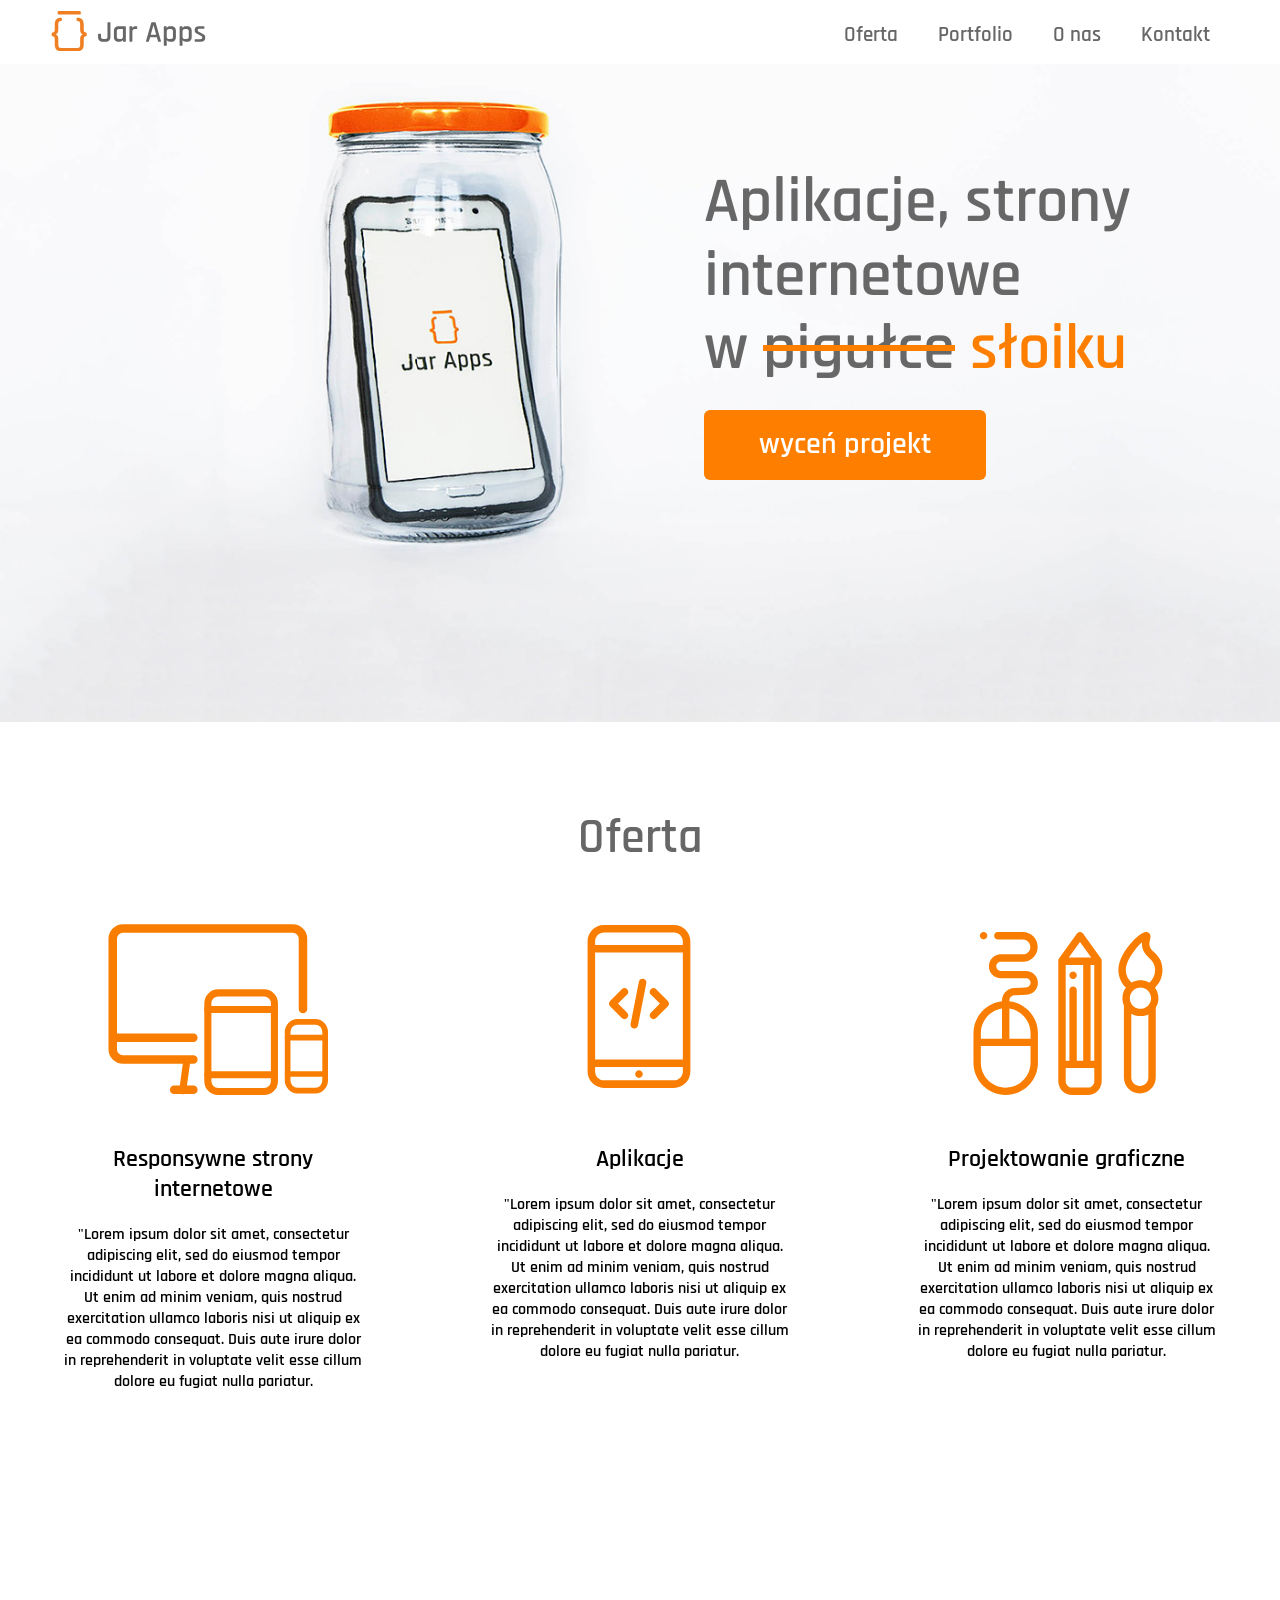
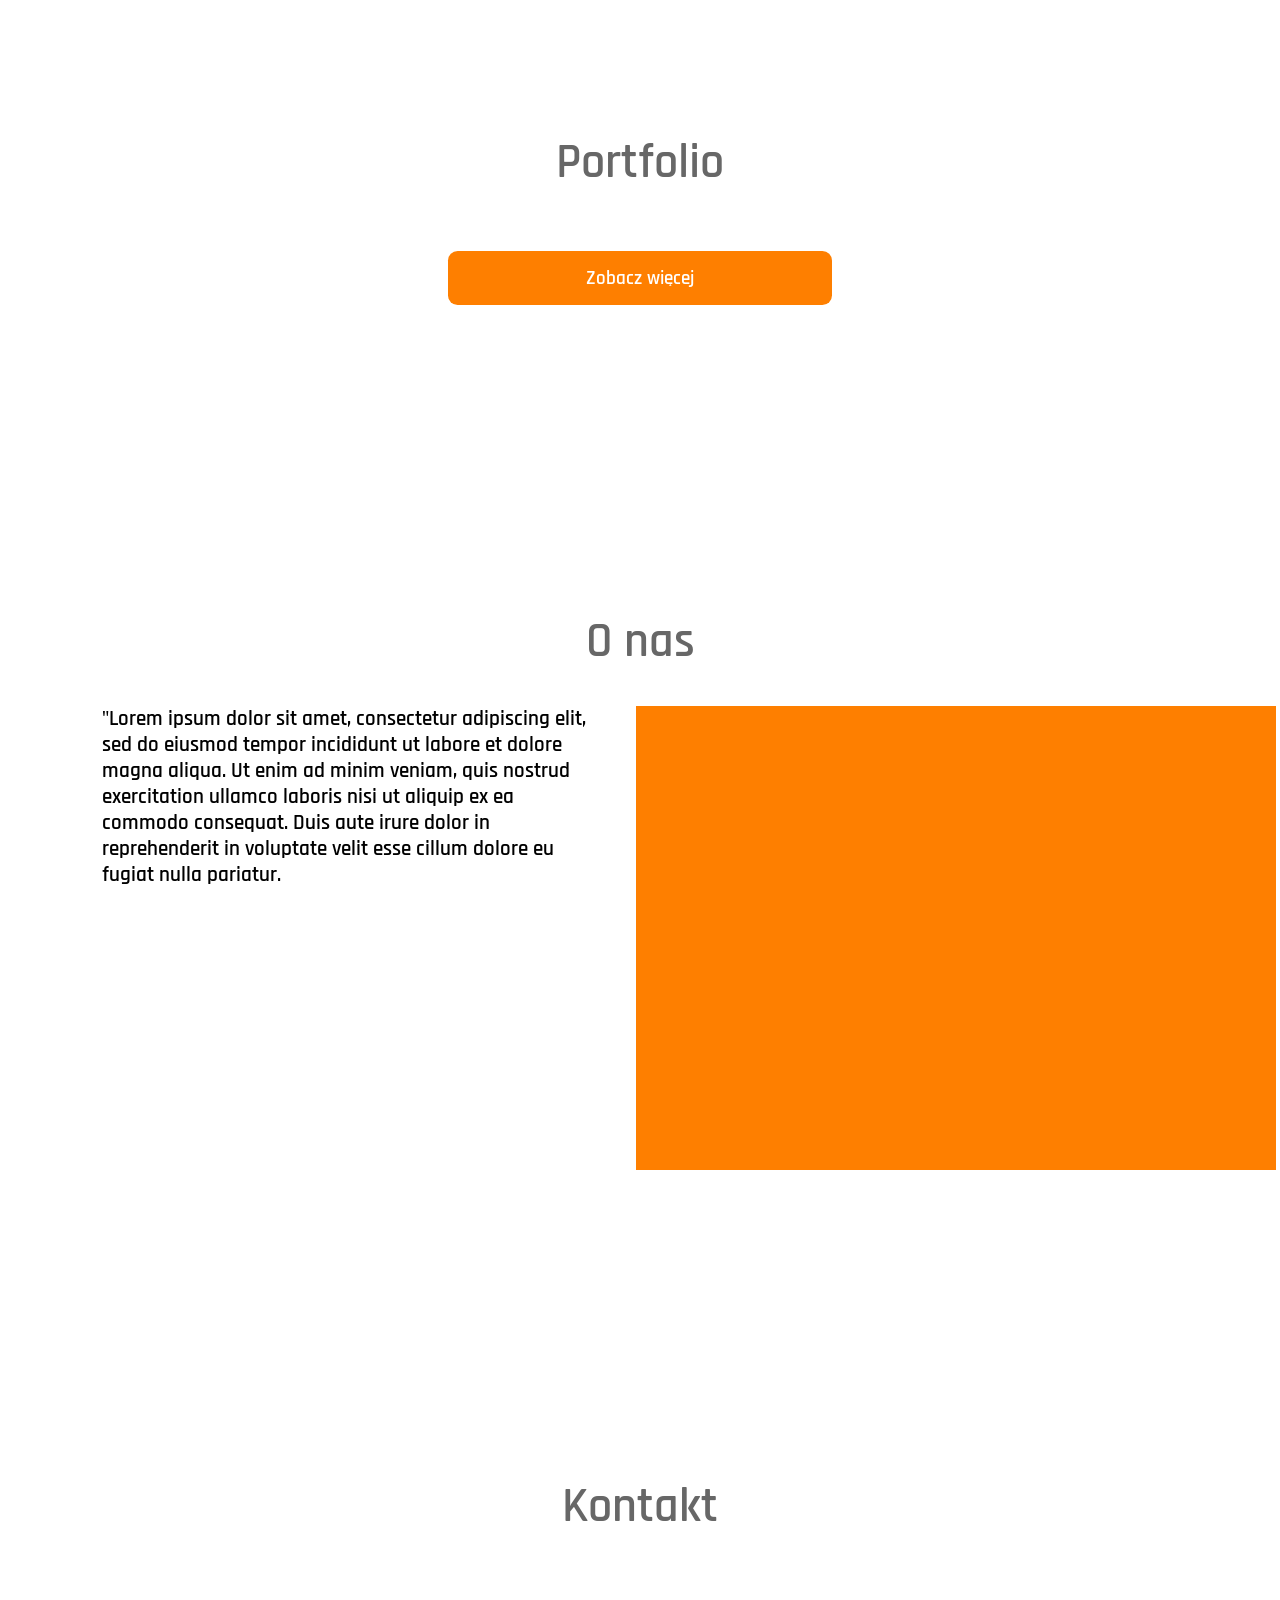
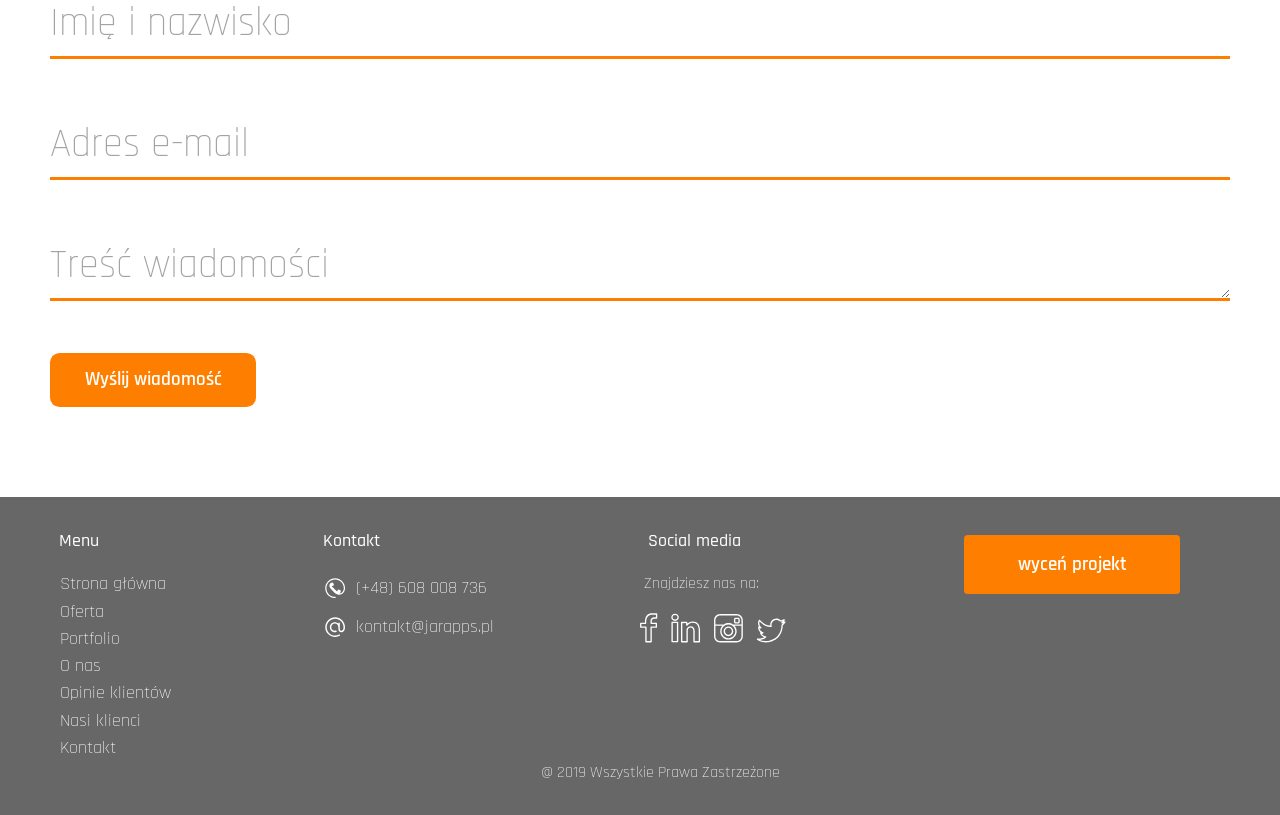
<file: proba zakodowania jarapps/index.html>
<!DOCTYPE html>
<html lang="pl">
	<head>
	<meta charset="utf-8">
    <meta name="viewport" content="width=device-width, initial-scale=1.0">
	<title>Jar Apps</title>
	<link rel="stylesheet" type="text/css" href="style.css">
	<link href="https://stackpath.bootstrapcdn.com/font-awesome/4.7.0/css/font-awesome.min.css" rel="stylesheet">
	<link href="https://fonts.googleapis.com/css?family=Rajdhani:300,400,500,600,700&amp;subset=devanagari,latin-ext" rel="stylesheet">
<!-- 	<script src="https://code.jquery.com/jquery-3.3.1.js"></script>
	<script type="text/javascript">
		$(document).ready(function(){
			$('.menu-toggle').click(function(){
				$('ul').toggleClass('active')
			})
		})
	</script> -->
	</head>
<body>
	<!-- <div class="home"> -->
	<header>
		<div class="nawigacja">
		<div class="logo"><a href="#"><img src="logo.svg"alt="LOGO"><!-- LOGO --></a></div>
		<nav>
<!-- 			<dive class="toggle">
			</dive> -->
			<ul>
				<!-- <li><a href="#"><div class="active">Home</div></a></li> -->
				<li><a href="#jeden"><div>Oferta</div></a></li>
				<li><a href="#2"><div>Portfolio</div></a></li>
				<li><a href="#3"><div>O&nbsp;nas</div></a></li>
				<li><a href="#4"><div>Kontakt</div></a></li>
			</ul>
		</nav>
		<div class="menu-toggle"><i class="fa fa-bars"></i></div>
		</div>
	</header>
<!-- 	<img class="container" src="sloik3.jpg" srcset="sloik2.jpg 320w, sloik2.jpg 700w, sloik3.jpg 1024w"> -->
	<picture>
  		<source class="container" srcset="sloik3.jpg" media="(min-width: 1200px)" />
  		<source class="container" srcset="sloik9w.jpg" media="(min-width: 1070px)" />
  		  <source class="container" srcset="sloik10w.jpg" media="(min-width: 950px)" />
  		<source class="container" srcset="sloik7w.jpg" media="(min-width: 750px)" />
  		<source class="container" srcset="sloik6.jpg" media="(min-width: 483px)" />
  		<source class="container" srcset="sloik5.jpg" media="(min-width: 364px)" />
  		<img class="container" src="sloik5.jpg" />
	</picture>

	<div class="bobo"><h1><span class="szary">Aplikacje, strony internetowe <br>w&nbsp;<span class="cross">pigułce</span></span> słoiku</br></h1></div>

	<span class="bobo2"><h1><span class="szary">Aplikacje, strony internetowe w&nbsp;<span class="cross">pigułce</span></span> słoiku</h1><div class="batton2"><a href="cenna/index.html" class="button2">wyceń projekt</a></div></span>

	<div class="batton"><a href="cenna/index.html" class="button">wyceń projekt</a></div>

	<br></br>
<!-- </div> -->
<div class="page-section" id="jeden">
<br class="enter">	
<h1 class="szary2">Oferta</h1>
<div class="flex-container">
<div id="cel">
<img src="icons/resp.svg"alt="Responsywność">
<h2>Responsywne strony internetowe</h2>
<p class="opisoferta">"Lorem ipsum dolor sit amet, consectetur adipiscing elit, sed do eiusmod tempor incididunt ut labore et dolore magna aliqua. Ut enim ad minim veniam, quis nostrud exercitation ullamco laboris nisi ut aliquip ex ea commodo consequat. Duis aute irure dolor in reprehenderit in voluptate velit esse cillum dolore eu fugiat nulla pariatur.</p>
</div>

<div id="cel">
<img src="icons/apl.svg"alt="LOGO">
<h2>Aplikacje</h2>
<p class="opisoferta">"Lorem ipsum dolor sit amet, consectetur adipiscing elit, sed do eiusmod tempor incididunt ut labore et dolore magna aliqua. Ut enim ad minim veniam, quis nostrud exercitation ullamco laboris nisi ut aliquip ex ea commodo consequat. Duis aute irure dolor in reprehenderit in voluptate velit esse cillum dolore eu fugiat nulla pariatur.</p>
</div>

<div id="cel">
<img src="icons/proj.svg"alt="LOGO">
<h2>Projektowanie graficzne</h2>
<p class="opisoferta">"Lorem ipsum dolor sit amet, consectetur adipiscing elit, sed do eiusmod tempor incididunt ut labore et dolore magna aliqua. Ut enim ad minim veniam, quis nostrud exercitation ullamco laboris nisi ut aliquip ex ea commodo consequat. Duis aute irure dolor in reprehenderit in voluptate velit esse cillum dolore eu fugiat nulla pariatur.</p>
</div>
</div>

<div class="page-section" id="2">
<br></br>
<h1 class="szary2">Portfolio</h1>

	<div class="flex-container-portfolio">
	<div class="projekt 1"></div>
	<div class="projekt 2"></div>
	<div class="projekt 3"></div>
	<div class="projekt 4"></div>
	<div class="projekt 5"></div>
	<div class="projekt 6"></div>
	<div class="projekt 7"></div>
	<div class="projekt 8"></div>
	<div class="projekt 9"></div>
	<div class="projekt 10"></div>
	<div class="projekt 11"></div>
	<div class="projekt 12"></div>
	<div class="projekt 1"></div>
	<div class="projekt 2"></div>
	<div class="projekt 3"></div>
	<div class="projekt 4"></div>
	<div class="projekt 5"></div>
	<div class="projekt 6"></div>
	<div class="projekt 7"></div>
	<div class="projekt 8"></div>
	<div class="projekt 9"></div>
	<div class="projekt 10"></div>
	<div class="projekt 11"></div>
	<div class="projekt 12"></div>
</div>
<div class="batton3">Zobacz więcej</div>

<!-- <div class="batton2"><a href="cenna/index.html" class="button2">Zobacz</a></div> -->

<div class="page-section" id="3">
<br>
<h1 class="szary2">O nas</h1>

<div class="flex-container-About">
<div class="kloc1"><p class="text-about">"Lorem ipsum dolor sit amet, consectetur adipiscing elit, sed do eiusmod tempor incididunt ut labore et dolore magna aliqua. Ut enim ad minim veniam, quis nostrud exercitation ullamco laboris nisi ut aliquip ex ea commodo consequat. Duis aute irure dolor in reprehenderit in voluptate velit esse cillum dolore eu fugiat nulla pariatur.</p></div>
<div class="kloc2"></div>
</div>




<div class="page-section" id="4">
<br>
<h1 class="szary2">Kontakt</h1>

    <div id="contact" class="inner-content">
<!--         <div class="row"> -->
<!--             <h1>
                Jak możemy Ci pomóc?
            </h1> -->
    
            <form id="contactform" name="contactform" method="post" enctype="multipart/form-data" autocomplete="off">
                <div>
                                    <input type="text" name="name" value="" onblur="isFieldValidated(this)" required/>
                    <label>Imię i nazwisko</label>
                </div>
                <div>
                                    <input type="email" name="email" value="" onblur="isFieldValidated(this)" onkeyup="this.setAttribute('value', this.value)" required/>
                    <label>Adres e-mail</label>
                </div>
                <div>
                                    <textarea name="content" rows="1" maxlength="300" onblur="isFieldValidated(this)" required></textarea>
                    <label>Treść wiadomości</label>
                </div>
                <button type="submit" id="ga-formButton" class="analytics_event"><span>
                        Wyślij wiadomość
                </span></button>
            </form>
        </div>   

<!--  <div id="stopka" class="stopka">
 <div class="flex-container-footer">
<h3 class="napis_kontakt_w_stopce">Kontakt</h3>
<div  class="button-kontakt"><button href="cenna/index.html">wyceń projekt</button></div>
	<h4 class="informacje_kontaktowe telefon"> (+48) 608 008 736 </h4>
	<h4 class="informacje_kontaktowe mail"> kontakt@jarapps.pl </h4>
<p class="prawa_autorskie"> @ 2019 Wszystkie Prawa Zastrzeżone</p>
</div>
 </div> -->



 <div id="stopka" class="stopka">

 	
 <div class="flex-container-footer">

<div class="Menu-Footer">
	<h4> Menu</h4>
	<ul>
				<!-- <li><a href="#"><div class="active">Home</div></a></li> -->
				<li><a href="#"><div>Strona główna</div></a></li>
				<li><a href="#jeden"><div>Oferta</div></a></li>
				<li><a href="#2"><div>Portfolio</div></a></li>
				<li><a href="#3"><div>O&nbsp;nas</div></a></li>
				<li><a href="#"><div>Opinie klientów</div></a></li>
				<li><a href="#"><div>Nasi klienci</div></a></li>
				<li><a href="#4"><div>Kontakt</div></a></li>
			</ul>
</div>


	<div class="kontakt-Footer">
			<h4> Kontakt</h4>
			<ul>
				<li> (+48) 608 008 736</li>
				<li> kontakt@jarapps.pl</li>
			</ul>
	</div>

	<div class="Social-Media">
		<h4>Social media</h4>
		<br>
		<p>Znajdziesz nas na:</p>
		<div class="socialmediaicons"><img src="icons/socialicons.svg"alt="Facebook Twitter Linkedin "></div>
	</div>

	<div class="footer-button">
		
		<div  class="button-kontakt"><a href="cenna/index.html"><button>wyceń&nbsp;projekt</button></a></div>
	</div>

</div>

<div class="divprawaautor"><p class="prawa_autorskie"> @ 2019 Wszystkie Prawa Zastrzeżone</p></div>
 </div>



  <script src='http://cdnjs.cloudflare.com/ajax/libs/jquery/2.1.3/jquery.min.js'></script>

  

    <script  src="js/index.js"></script>
</body>
</html>

<!-- inspiracja
https://www.youtube.com/watch?v=lYw-FE60Dws
https://www.youtube.com/watch?v=gt8zOLQ8A0w -->
</file>
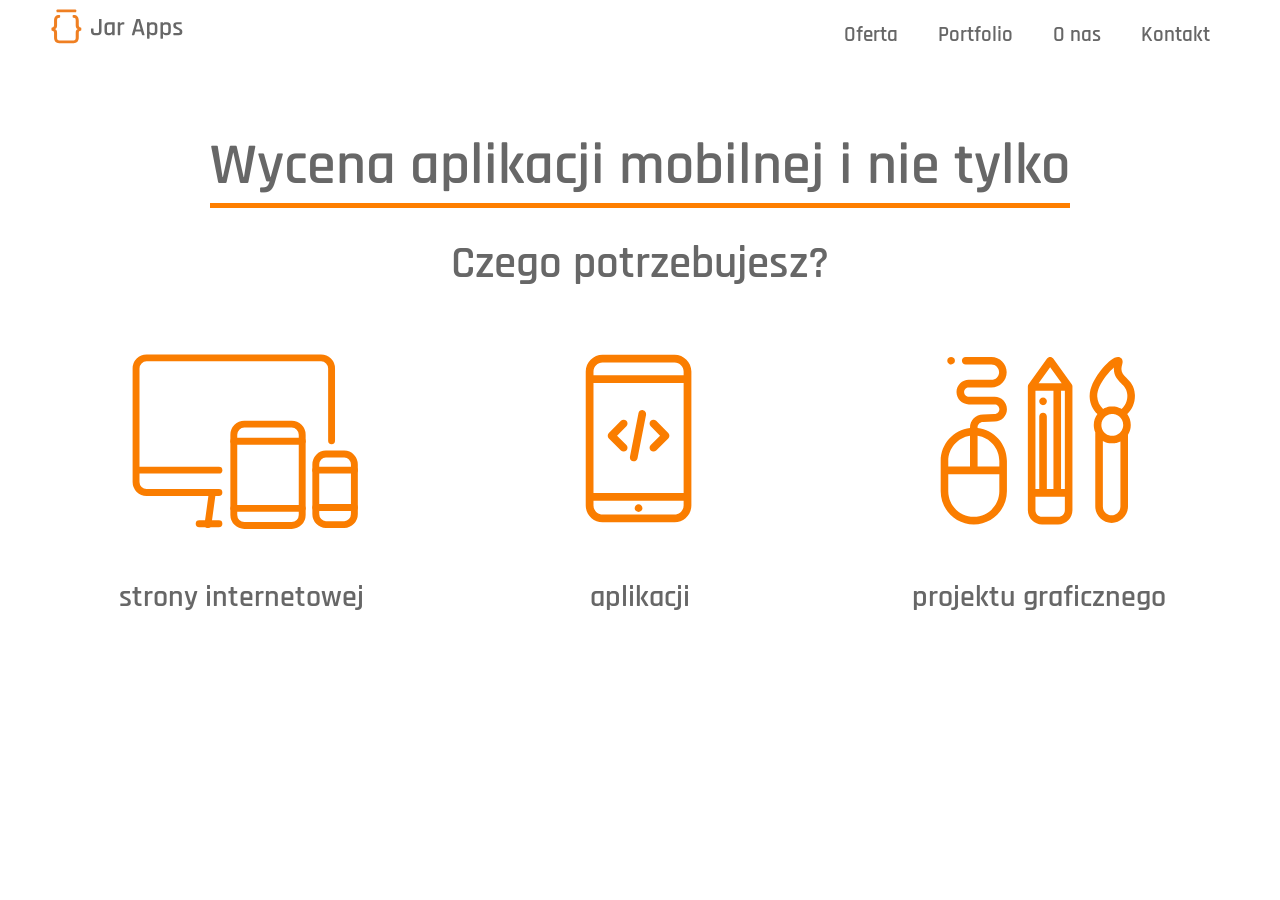
<file: proba zakodowania jarapps/cenna/index.html>
﻿<!DOCTYPE html>
<html lang="pl">
	<head>
	<meta charset="utf-8">
  <meta name="viewport" content="width=device-width, initial-scale=1.0">
	<title>Jar Apps</title>
	<link rel="stylesheet" type="text/css" href="style.css">
	<link href="https://stackpath.bootstrapcdn.com/font-awesome/4.7.0/css/font-awesome.min.css" rel="stylesheet">
	<link href="https://fonts.googleapis.com/css?family=Rajdhani" rel="stylesheet">
	<script src="https://code.jquery.com/jquery-3.3.1.js"></script>
	<script type="text/javascript">
		$(document).ready(function(){
			$('.menu-toggle').click(function(){
				$('ul').toggleClass('active')
			})
		})
	</script>
  <!-- KLIK -->
    <script type="text/javascript">
    $(document).ready(function(){
      $('.item3').click(function(){
        $('h2 span.clickstrony').toggleClass('underline')
            $('.grid-container-strony').toggleClass('grid-container-strony-active')
      })
    })
  </script>

    </script>

    <script type="text/javascript">
    $(document).ready(function(){
      $('.item5').click(function(){
        $('h2 span.clickapps').toggleClass('underline')
            $('.grid-container-aplikacje').toggleClass('grid-container-aplikacje-active')
      })
    })
  </script>

    <script type="text/javascript">
    $(document).ready(function(){
      $('.item7').click(function(){
        $('h2 span.clickgraff').toggleClass('underline')
          $('.grid-container-graf').toggleClass('grid-container-graf-active')


      })
    })
  </script>
    <script type="text/javascript">
    $(document).ready(function(){
      $('.stronwiz').click(function(){
        $('h2 span.clickstronwiz').toggleClass('underline')
      })
    })
  </script>

    <script type="text/javascript">
    $(document).ready(function(){
      $('.item12').click(function(){
        $('h2 span.clicklanding').toggleClass('underline')
      })
    })
  </script>

      <script type="text/javascript">
    $(document).ready(function(){
      $('.item14').click(function(){
        $('h2 span.clickshop').toggleClass('underline')
      })
    })
  </script>

      <script type="text/javascript">
    $(document).ready(function(){
      $('.item18').click(function(){
        $('h2 span.clickandroid').toggleClass('underline')
      })
    })
  </script>

      <script type="text/javascript">
    $(document).ready(function(){
      $('.item20').click(function(){
        $('h2 span.clickapple').toggleClass('underline')
      })
    })
  </script>

      <script type="text/javascript">
    $(document).ready(function(){
      $('.item22').click(function(){
        $('h2 span.clickwindows').toggleClass('underline')
      })
    })
  </script>

      <script type="text/javascript">
    $(document).ready(function(){
      $('.item26').click(function(){
        $('h2 span.clickkomp').toggleClass('underline')
      })
    })
  </script>

      <script type="text/javascript">
    $(document).ready(function(){
      $('.item28').click(function(){
        $('h2 span.clicktablet').toggleClass('underline')
      })
    })
  </script>

      <script type="text/javascript">
    $(document).ready(function(){
      $('.item30').click(function(){
        $('h2 span.clickfon').toggleClass('underline')
      })
    })
  </script>

      <script type="text/javascript">
    $(document).ready(function(){
      $('.item34').click(function(){
        $('h2 span.clickcar').toggleClass('underline')
      })
    })
  </script>

      <script type="text/javascript">
    $(document).ready(function(){
      $('.item36').click(function(){
        $('h2 span.clickwatch').toggleClass('underline')
      })
    })
  </script>

        <script type="text/javascript">
    $(document).ready(function(){
      $('.item39').click(function(){
        $('h2 span.clickinternet').toggleClass('underline')
            $('.item55').toggleClass('item55-active')
            $('.item56').toggleClass('item56-active')
            $('.item57').toggleClass('item57-active')
            $('.item58').toggleClass('item58-active')
            $('.item59').toggleClass('item59-active')
            $('.item60').toggleClass('item60-active')
            $('.item61').toggleClass('item61-active')
      })
    })
  </script>

        <script type="text/javascript">
    $(document).ready(function(){
      $('.item41').click(function(){
        $('h2 span.clickdruk').toggleClass('underline')
            $('.item45').toggleClass('item45-active')
            $('.item46').toggleClass('item46-active')
            $('.item47').toggleClass('item47-active')
            $('.item48').toggleClass('item48-active')
            $('.item49').toggleClass('item49-active')
            $('.item50').toggleClass('item50-active')
            $('.item51').toggleClass('item51-active')
            $('.item52').toggleClass('item52-active')
            $('.item53').toggleClass('item53-active')            
      })
    })
  </script>

      <script type="text/javascript">
    $(document).ready(function(){
      $('.item43').click(function(){
        $('h2 span.clickinne').toggleClass('underline')
      })
    })
  </script>

      <script type="text/javascript">
    $(document).ready(function(){
      $('.item47').click(function(){
        $('h2 span.clickwizytowka').toggleClass('underline')
      })
    })
  </script>

      <script type="text/javascript">
    $(document).ready(function(){
      $('.item49').click(function(){
        $('h2 span.clickulotka').toggleClass('underline')
      })
    })
  </script>

      <script type="text/javascript">
    $(document).ready(function(){
      $('.item51').click(function(){
        $('h2 span.clickplakat').toggleClass('underline')
      })
    })
  </script>

      <script type="text/javascript">
    $(document).ready(function(){
      $('.item53').click(function(){
        $('h2 span.clickbillboard').toggleClass('underline')
      })
    })
  </script>

      <script type="text/javascript">
    $(document).ready(function(){
      $('.item57').click(function(){
        $('h2 span.clickbanner').toggleClass('underline')
      })
    })
  </script>

      <script type="text/javascript">
    $(document).ready(function(){
      $('.item59').click(function(){
        $('h2 span.clickwebsite').toggleClass('underline')
      })
    })
  </script>

      <script type="text/javascript">
    $(document).ready(function(){
      $('.item61').click(function(){
        $('h2 span.clickmailing').toggleClass('underline')
      })
    })
  </script>


	</head>
<body>
	<!-- <div class="home"> -->
	<header>
    <div class="nawigacja">
		<div class="logo"><a href="../index.html"><img src="logo.svg"alt="LOGO"><!-- LOGO --></a></div>
		<nav class="active">
<!-- 			<dive class="toggle">
			</dive> -->
			<ul>
			<!-- 	<li><a href="#" class="active"><div>Home</div></a></li> -->
				<li><a href="../index.html#jeden"><div>Oferta</div></a></li>
				<li><a href="../index.html#2"><div>Portfolio</div></a></li>
				<li><a href="../index.html#3"><div>O nas</div></a></li>
				<li><a href="../index.html#4"><div>Kontakt</div></a></li>
			</ul>
		</nav>
		<div class="menu-toggle"><i class="fa fa-bars"></i></div>
	</header>

<!-- <div class="cenna"> 

<div class="klocek"> </div> -->


</div>
<div class="grid-container">
  <div class="otwarcie"><h1 class="otwarcieh1"><span class="underline">Wycena aplikacji mobilnej i nie tylko</span></h1></div>
 
  <div class="potrzeba"><h1 class="potrzebah1">Czego potrzebujesz?</h1></div>
  <div class="item2"></div>
  <div class="item3"><img src="icon/resp.svg"alt="resp">
<h2 class="opis1"><span class="clickstrony">strony internetowej</span></h2></div>  
  <div class="item4"></div>
  <div class="item5"><img src="icon/telkod.svg"alt="resp">
<h2 class="opis1"><span class="clickapps">aplikacji</span></h2></div>
  <div class="item6"></div>
  <div class="item7"><img src="icon/graf.svg"alt="resp">
<h2 class="opis1"><span class="clickgraff">projektu graficznego</span></h2></div>
  <div class="item8"></div>
</div>


<div class="grid-container-strony">
 <div class="Stronajaka"><h1 class="stronah1">Jakiej?</h1></div>
  <div class="item9"></div>
  <div class="stronwiz"><img src="icon/stronwiz.svg"alt="resp"><h2 class="opis2"><span class="clickstronwiz">strona wizytówka</span></h2></div>  
  <div class="item11"></div>
  <div class="item12"><img src="icon/landing.svg"alt="resp">
<h2 class="opis2"><span class="clicklanding">landing page</span></h2></div>
  <div class="item13"></div>
  <div class="item14"><img src="icon/eshop.svg"alt="resp">
<h2 class="opis2"><span class="clickshop">sklep internetowy</span></h2></div>
  <div class="item15"></div>
</div>


<div class="grid-container-aplikacje">
  <div class="jakaplat"><h1 class="stronah1">Na jaką platformę?</h1></div>
  <div class="item17"></div>  
  <div class="item18"><img src="icon/android.svg"alt="resp">
<h2 class="opis2"><span class="clickandroid">android</span></h2></div>
  <div class="item19"></div>
  <div class="item20"><img src="icon/apple.svg"alt="resp">
<h2 class="opis2"><span class="clickapple">iOS</span></h2></div>
  <div class="item21"></div>
  <div class="item22"><img src="icon/windows.svg"alt="resp">
<h2 class="opis2"><span class="clickwindows">windows</span></h2></div>
  <div class="item23"></div>
  <div class="item24"><h1 class="stronah1">Na jakie urządzenie?</h1></div>  
  <div class="item25"></div>
  <div class="item26"><img src="icon/komp.svg"alt="resp">
<h2 class="opis2"><span class="clickkomp">komputer</span></h2></div>
  <div class="item27"></div>
  <div class="item28"><img src="icon/tablet.svg"alt="resp">
<h2 class="opis2"><span class="clicktablet">tablet</span></h2></div>
  <div class="item29"></div>
  <div class="item30"><img src="icon/mobile.svg"alt="resp">
<h2 class="opis2"><span class="clickfon">smartfon</span></h2></div>  
  <div class="item31"></div>
  <div class="item32"></div>
  <div class="item33"></div>
  <div class="item34"><img src="icon/car.svg"alt="resp">
<h2 class="opis2"><span class="clickcar">android auto</span></h2></div>
  <div class="item35"></div>
  <div class="item36"><img src="icon/watch.svg"alt="resp">
<h2 class="opis2"><span class="clickwatch">smartwatch</span></h2></div>  
  </div>

<div class="grid-container-graf">
  <div class="webprint"><h1 class="stronah1">Do druku czy internetu?</h1></div>
  <div class="item38"></div>
  <div class="item39"><img src="icon/internet.svg"alt="resp">
<h2 class="opis2"><span class="clickinternet">internetu</span></h2></div>
  <div class="item40"></div>
  <div class="item41"><img src="icon/druk.svg"alt="resp">
<h2 class="opis2"><span class="clickdruk">druku</span></h2></div>
  <div class="item42"></div>
  <div class="item43"><img src="icon/inne.svg"alt="resp">
<h2 class="opis2"><span class="clickinne">inne</span></h2></div>
  <div class="item44"></div>

  <div class="item45"><h1 class="stronah1">Który z poniższych?</h1></div>
  <div class="item46"></div>
  <div class="item47"><img src="icon/wizytowka.svg"alt="resp">
<h2 class="opis2"><span class="clickwizytowka">wizytówka</span></h2></div>
  <div class="item48"></div>
  <div class="item49"><img src="icon/ulotka.svg"alt="resp">
<h2 class="opis2"><span class="clickulotka">ulotka</span></h2></div>
  <div class="item50"></div>
  <div class="item51"><img src="icon/plakat.svg"alt="resp">
<h2 class="opis2"><span class="clickplakat">plakat</span></h2></div>
  <div class="item52"></div>
  <div class="item53"><img src="icon/billboard.svg"alt="resp">
<h2 class="opis2"><span class="clickbillboard">billboard</span></h2></div>
  <div class="item54"></div>

  <div class="item55"><h1 class="stronah1">Który z poniższych?</h1></div>
  <div class="item56"></div>
  <div class="item57"><img src="icon/banner.svg"alt="resp">
<h2 class="opis2"><span class="clickbanner">banner</span></h2></div>
  <div class="item58"></div>
  <div class="item59"><img src="icon/website.svg"alt="resp">
<h2 class="opis2"><span class="clickwebsite">strona internetowa</span></h2></div>
  <div class="item60"></div>
  <div class="item61"><img src="icon/mailing.svg"alt="resp">
<h2 class="opis2"><span class="clickmailing">mailing</span></h2></div>
<!--   <div class="item62"></div>
  <div class="item63"></div>
  <div class="item64"></div> -->
</div>

<!--   <div class="item8">8</div> -->


<!-- <div class="grid-container">
  <div class="grid-item">1</div>
  <div class="grid-item">2</div>
  <div class="grid-item">3</div>  
  <div class="grid-item">4</div>
  <div class="grid-item">5</div>
  <div class="grid-item">6</div>  
  <div class="grid-item">7</div>
  <div class="grid-item">8</div>
  <div class="grid-item">9</div>  
</div>

 -->


</body>
</html>

<!-- inspiracja
https://www.youtube.com/watch?v=lYw-FE60Dws
https://www.youtube.com/watch?v=gt8zOLQ8A0w -->
</file>
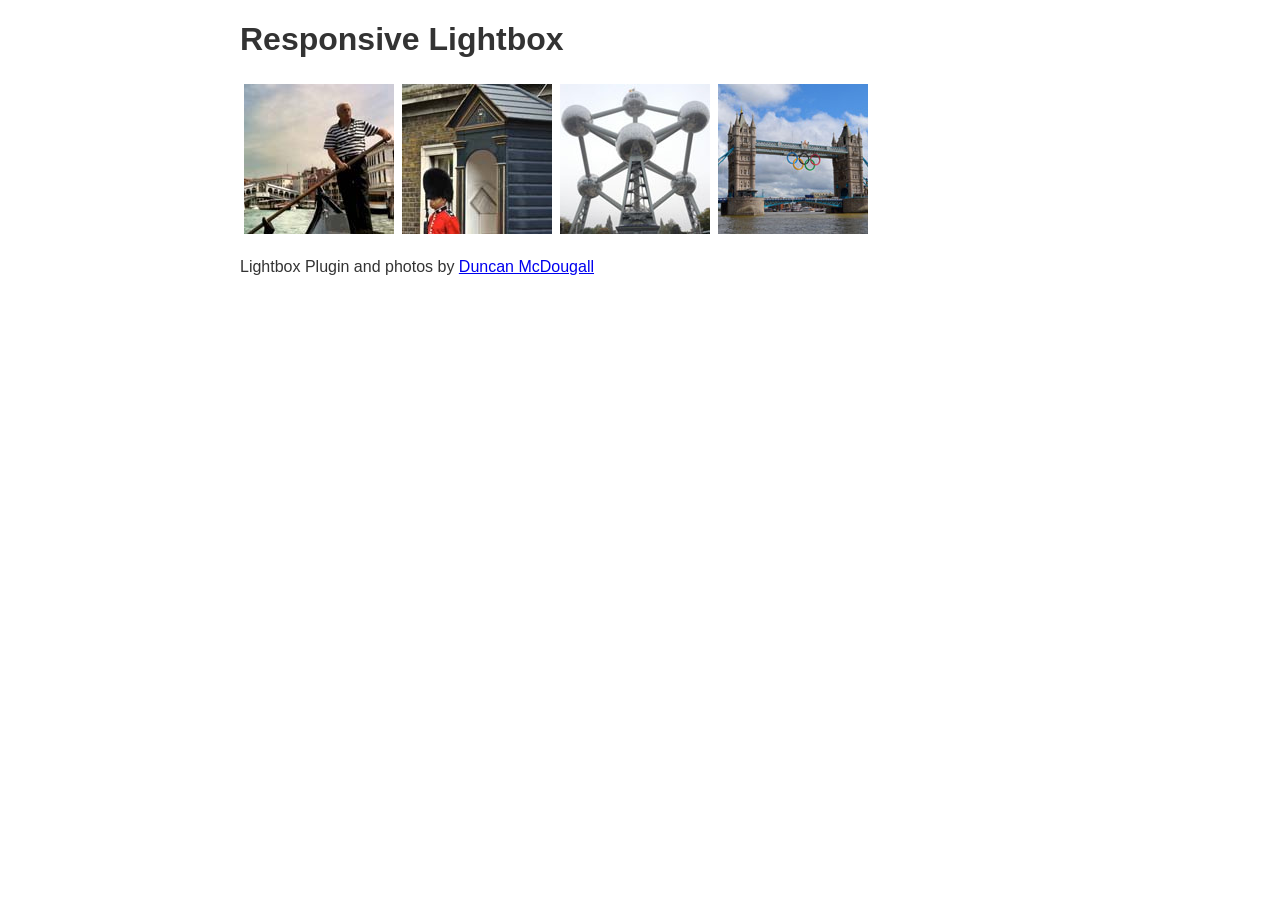
<file: stare strony/Fotograf Tomasz Wisniewski/Lightbox/demo/index.html>
<!doctype html>
<html lang="en">
<head>
  <meta charset="utf-8">
  <title>Demo</title>
  <meta name="viewport" content="width=device-width, initial-scale=1.0">
  <link rel="stylesheet" type="text/css" href="../jquery.lightbox.css">
  <style type="text/css">
    body {
      font-family: sans-serif;
      font-size: 1rem;
      color: #333;
    }
    .container {
      max-width: 800px;
      margin: 0 auto;
    }
    .gallery {
      list-style: none;
      overflow: hidden;
      padding: 0;
      margin: 0;
    }
    .gallery li {
      float: left;
      margin: 4px;
    }
  </style>
</head>
<body>
<div class="container">
  <h1>Responsive Lightbox</h1>

  <ul class="gallery">
    <li><a href="images/sample_a.jpg"><img src="images/sample_a_thumb.jpg" alt="Image"></a></li>
    <li><a href="images/sample_b.jpg"><img src="images/sample_b_thumb.jpg" alt="Image"></a></li>
    <li><a href="images/sample_c.jpg"><img src="images/sample_c_thumb.jpg" alt="Image"></a></li>
    <li><a href="images/sample_d.jpg"><img src="images/sample_d_thumb.jpg" alt="Image"></a></li>
  </ul>
  <footer>
    <p>Lightbox Plugin and photos by <a href="http://www.twitter.com/duncanmcdougall">Duncan McDougall</a></p>
  </footer>
</div>

<script type="text/javascript" src="http://ajax.googleapis.com/ajax/libs/jquery/1.9.1/jquery.min.js"></script>
<script src="../jquery.lightbox.js"></script>
<script>
  // Initiate Lightbox
  $(function() {
    $('.gallery a').lightbox(); 
  });
</script>
</body>
</html>
</file>
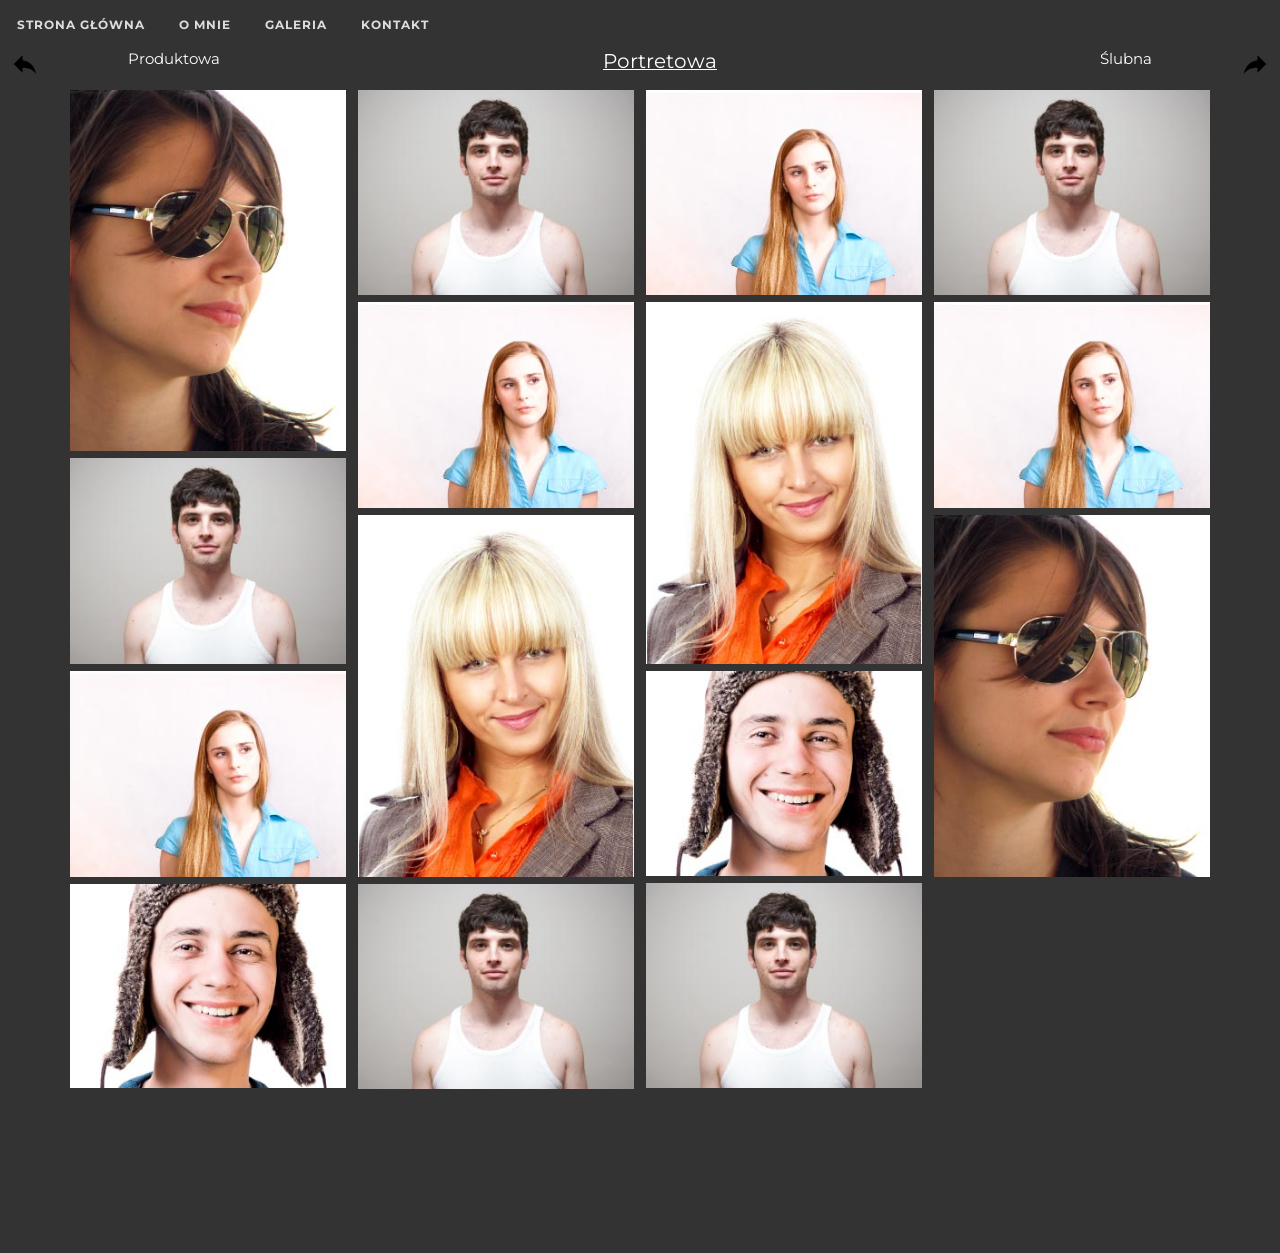
<file: stare strony/Fotograf Tomasz Wisniewski/Galeria_portretowa.html>
<!DOCTYPE html>
<html>
	<head>
		<title>Fotografia Portetowa</title>
			<meta charset="utf-8">
		<meta name="viewport" content="width=device-width, initial-scale=1">
		<script type="text/javascript" src="http://ajax.googleapis.com/ajax/libs/jquery/1.7.2/jquery.min.js"></script>
		<link rel="stylesheet" href="css/style.css">
			<link rel="stylesheet" type="text/css" href="Lightbox/jquery.lightbox.css">
		<link rel="stylesheet" type="text/css" href="Formularz kontaktowy/formularz.css">
		<link rel="stylesheet" href="cssmenu/styles.css">
		
			<script src="Lightbox/jquery.lightbox.min.js"></script>
  		<script src="cssmenu/script.js"></script>
      
		<style>

		ul{
			padding:0;
			margin:0;
		}

		body{
			font-family: Montserrat, sans-serif;
			background-color: #333;
			margin:0;
			font-size: 15px;

		}
		/*=============================================GALERIA==============================*/
		 			.gallery{
		 			display:-webkit-box;
					display: -moz-box;
					display: -ms-flexbox;
					display:-webkit-flex;
					display: flex;
                    display: flex;
                    flex-direction:column;
                    flex-wrap:wrap;
                    align-content:space-around;
                    width: 90%;
                    margin:1em auto;
                 	height:1300px;    
                   
                   
                        
                }
                .gallery:hover .ramka_obrazka{
                	opacity:0.5;
                	-webkit-transition: opacity 0.3s ease ;
                	-o-transition: opacity 0.3s ease ;
                	transition: opacity 0.3s ease ;
                

                }
                .ramka_obrazka{
                	
					width:24%;
                    margin:0.1em;
              		overflow: hidden;
              		box-sizing:border-box;
                           
                      }
                .ramka_obrazka:hover{
                	opacity:1.0 !important;
                }

                .obrazek{
               
                width: 100%;
              	padding:0;
           		margin:0;
               
                } 
          @media only screen and (min-width: 1600px) {
          		.gallery{
          			height: 80vw;

        	  }
  			  }
    	@media only screen and (min-width: 1230px) and (max-width:1440px){
    		.gallery{
    			height: 1150px;

    		}
    		

    	}
    	@media only screen and (min-width:921px) and (max-width:1240px){
    		.gallery{
    			height: 1800px;
    		}
    		.ramka_obrazka{
    			width:32.9%;

    		}

    	}
    		@media only screen and (min-width:780px) and (max-width:920px){
    		.gallery{
    			height: 1400px;
    		}
    		.ramka_obrazka{
    			width:32.9%;

    		}

    	}
    		@media only screen and (max-width:769px){
    		.gallery{
    			width:80%;
    			height: 150vw;
    		}
    		.ramka_obrazka{
    			width:32.9%;

    		}

    	}
    	@media only screen and (max-width:480px){
    		.gallery{
    			width:80%;
    			height: 1400px;
    		}
    		.ramka_obrazka{
    			width:49.9%;

    		}
    	
    		.Nav-container{
    			font-size: 0.8em;
    		}
    		

    	}


			
				.Nav-container{
					margin:0 auto;	
					width: 80%;
					display:-webkit-box;
					display: -moz-box;
					display: -ms-flexbox;
					display:-webkit-flex;
					display: flex;
					justify-content:space-between;

				}
				.Nav-item{
				
					color: white;
				
				
					
				}
				.Nav-item a{
					width:100%;
					display: block;
					text-align: right;
					text-decoration: none;
					color: white;
				}
				.left-item{
				
				}
			
				.center-item-link{
					text-decoration: underline !important;
					text-align: center;
					font-size: 1.3em !important;
					
				}
			
				.left-item-icon{
					position: absolute;
					left:10px;
					background: url(zdjecia/back57.svg);
					width:30px;
					height: 30px;
			
									}
				.right-item-icon{
					position: absolute;
					right: 10px;
					width:30px;
					height: 30px;
					background: url(zdjecia/back57.svg);
					-moz-transform: scaleX(-1);
        -o-transform: scaleX(-1);
        -webkit-transform: scaleX(-1);
        transform: scaleX(-1);
        filter: FlipH;
        -ms-filter: "FlipH";
					
				}
									
				

		</style>

	</head>

	<body>
		 	<!-- ======================MENU====================== -->
		 			 	<div id='cssmenu'>
												<ul class="ul">
						   <li class="li"><a href='index.html'>Strona Główna</a></li>
						   <li class=' li active'><a href='About.html'>O mnie</a>
						    
						         <li class="li"><a href='Galeria _photo.html'>Galeria</a>
						            
						         </li>
						         <li class="li"><a href='Kontakt.html'>Kontakt</a>
						            
						         </li>
						     
						   </li>
 
			</ul>
		</div>							<div class="Nav-container">
											<div class="left-item-icon"></div>
											<div class="Nav-item left-item"><a href="Galeria_produktowa.html">Produktowa</a></div>
											<div class="Nav-item center-item"><a class="center-item-link" href="Galeria_portretowa.html">Portretowa</a></div>
											<div class="Nav-item right-item"><a style="align-self:flex-end" href="Galeria _photo.html">Ślubna</a></div>
											<div class="right-item-icon"></div>
										</div>	
											<!-- =======================================Zdjecia============================ -->
			 <div class="gallery">
                       
                       
							<div class="ramka_obrazka"><a href="Galeria_photo/maxi/1.jpg" data-lightbox="image-1" data-title="My caption"><img class="obrazek" src="Galeria_photo/mini/1.jpg" alt=""></a></div>

				

							<div class="ramka_obrazka"><a href="Galeria_photo/maxi/3.jpg" data-lightbox="image-1" data-title="My caption"><img class="obrazek" src="Galeria_photo/mini/3.jpg" alt=""></a></div>

							<div class="ramka_obrazka"><a href="Galeria_photo/maxi/4.jpg" data-lightbox="image-1" data-title="My caption"><img class="obrazek" src="Galeria_photo/mini/4.jpg" alt=""></a></div>

							<div class="ramka_obrazka"><a href="Galeria_photo/maxi/5.jpg" data-lightbox="image-1" data-title="My caption"><img class="obrazek" src="Galeria_photo/mini/5.jpg" alt=""></a></div>

							<div class="ramka_obrazka"><a href="Galeria_photo/maxi/3.jpg" data-lightbox="image-1" data-title="My caption"><img class="obrazek" src="Galeria_photo/mini/3.jpg" alt=""></a></div>

							<div class="ramka_obrazka"><a href="Galeria_photo/maxi/4.jpg" data-lightbox="image-1" data-title="My caption"><img class="obrazek" src="Galeria_photo/mini/4.jpg" alt=""></a></div>
							<div class="ramka_obrazka"><a href="Galeria_photo/maxi/2.jpg" data-lightbox="image-1" data-title="My caption"><img class="obrazek" src="Galeria_photo/mini/2.jpg" alt=""></a></div>

							<div class="ramka_obrazka"><a href="Galeria_photo/maxi/3.jpg" data-lightbox="image-1" data-title="My caption"><img class="obrazek" src="Galeria_photo/mini/3.jpg" alt=""></a></div>
							<div class="ramka_obrazka"><a href="Galeria_photo/maxi/4.jpg" data-lightbox="image-1" data-title="My caption"><img class="obrazek" src="Galeria_photo/mini/4.jpg" alt=""></a></div>
							<div class="ramka_obrazka"><a href="Galeria_photo/maxi/2.jpg" data-lightbox="image-1" data-title="My caption"><img class="obrazek" src="Galeria_photo/mini/2.jpg" alt=""></a></div>
							
							<div class="ramka_obrazka"><a href="Galeria_photo/maxi/5.jpg" data-lightbox="image-1" data-title="My caption"><img class="obrazek" src="Galeria_photo/mini/5.jpg" alt=""></a></div>

							<div class="ramka_obrazka"><a href="Galeria_photo/maxi/3.jpg" data-lightbox="image-1" data-title="My caption"><img class="obrazek" src="Galeria_photo/mini/3.jpg" alt=""></a></div>
							<div class="ramka_obrazka"><a href="Galeria_photo/maxi/3.jpg" data-lightbox="image-1" data-title="My caption"><img class="obrazek" src="Galeria_photo/mini/3.jpg" alt=""></a></div>
							<div class="ramka_obrazka"><a href="Galeria_photo/maxi/4.jpg" data-lightbox="image-1" data-title="My caption"><img class="obrazek" src="Galeria_photo/mini/4.jpg" alt=""></a></div>
							<div class="ramka_obrazka"><a href="Galeria_photo/maxi/1.jpg" data-lightbox="image-1" data-title="My caption"><img class="obrazek" src="Galeria_photo/mini/1.jpg" alt=""></a></div>


						


               
                 </div>
              <script>
 $(function()
 {
    $('.gallery a').lightbox(); 

    // If you want seperate galleries on the same page
    // just specify different class names. 
    $('.gallery-2 a').lightbox();
 });
</script>
		
				
	</body>
</html>
</file>
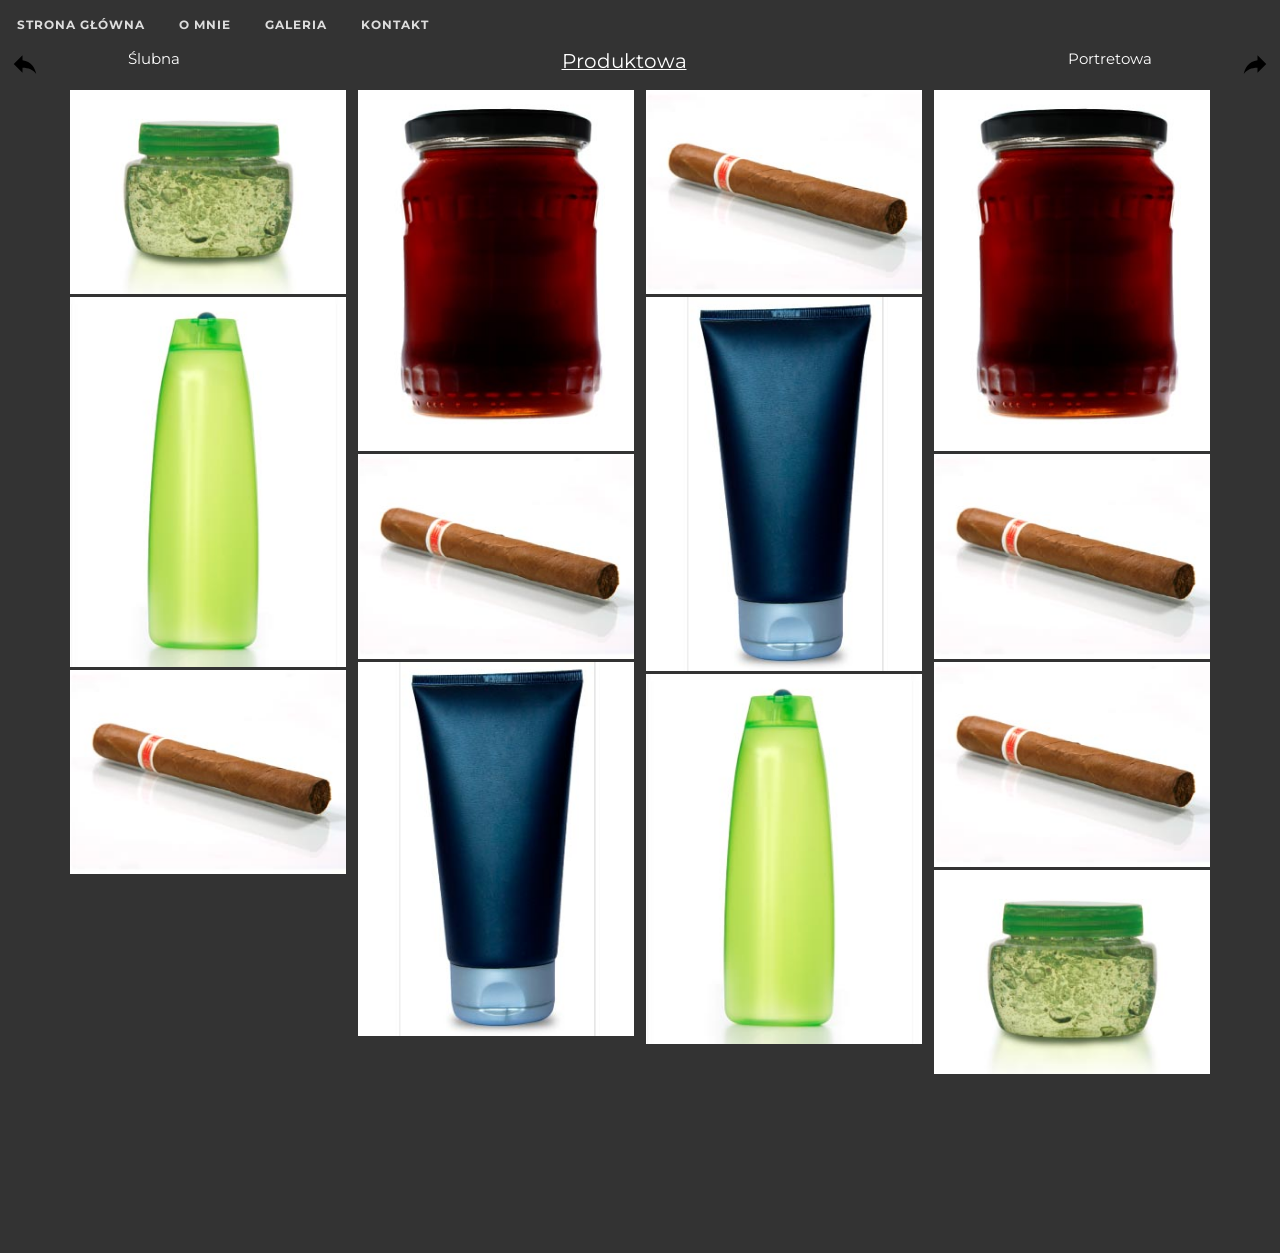
<file: stare strony/Fotograf Tomasz Wisniewski/Galeria_produktowa.html>
<html>
	<head>
		<title>Fotografia Produktowa</title>
			<meta charset="utf-8">
		<meta name="viewport" content="width=device-width, initial-scale=1">
		<script type="text/javascript" src="http://ajax.googleapis.com/ajax/libs/jquery/1.7.2/jquery.min.js"></script>
		<link rel="stylesheet" href="css/style.css">
			<link rel="stylesheet" type="text/css" href="Lightbox/jquery.lightbox.css">
		<link rel="stylesheet" type="text/css" href="Formularz kontaktowy/formularz.css">
		<link rel="stylesheet" href="cssmenu/styles.css">
		
			<script src="Lightbox/jquery.lightbox.min.js"></script>
  		<script src="cssmenu/script.js"></script>
      
		<style>

		ul{
			padding:0;
			margin:0;
		}

		body{
			font-family: Montserrat, sans-serif;
			background-color: #333;
			margin:0;
			font-size: 15px;

		}
		/*=============================================GALERIA==============================*/
		 			.gallery{
		 				display:-webkit-box;
					display: -moz-box;
					display: -ms-flexbox;
					display:-webkit-flex;
					display: flex;
                    display: flex;
                    flex-direction:column;
                    flex-wrap:wrap;
                    align-content:space-around;
                    width: 90%;
                    margin:1em auto;
                 	height:1300px;    
                   
                   
                        
                }
                .gallery:hover .ramka_obrazka{
                	opacity:0.5;
                	-webkit-transition: opacity 0.3s ease ;
                	-o-transition: opacity 0.3s ease ;
                	transition: opacity 0.3s ease ;
                

                }
                .ramka_obrazka{
                	
					width:24%;
                    margin:0.1em;
              		overflow: hidden;
              		box-sizing:border-box;
                           
                      }
                .ramka_obrazka:hover{
                	opacity:1.0 !important;
                }

                .obrazek{
               
                width: 100%;
              	padding:0;
           		margin:0;
               
                } 
          @media only screen and (min-width: 1600px) {
          		.gallery{
          			height: 80vw;

        	  }
  			  }
    	@media only screen and (min-width: 1230px) and (max-width:1440px){
    		.gallery{
    			height: 1150px;

    		}
    		

    	}
    	@media only screen and (min-width:921px) and (max-width:1240px){
    		.gallery{
    			height: 1800px;
    		}
    		.ramka_obrazka{
    			width:32.9%;

    		}

    	}
    		@media only screen and (min-width:780px) and (max-width:920px){
    		.gallery{
    			height: 1400px;
    		}
    		.ramka_obrazka{
    			width:32.9%;

    		}

    	}
    		@media only screen and (max-width:769px){
    		.gallery{
    			width:80%;
    			height: 150vw;
    		}
    		.ramka_obrazka{
    			width:32.9%;

    		}

    	}
    	@media only screen and (max-width:480px){
    		.gallery{
    			width:80%;
    			height: 1500px;
    		}
    		.ramka_obrazka{
    			width:49.9%;

    		}
    	
    		.Nav-container{
    			font-size: 0.8em;
    		}
    	

    	}
    

			
				.Nav-container{
					margin:0 auto;	
					width: 80%;
					display:-webkit-box;
					display: -moz-box;
					display: -ms-flexbox;
					display:-webkit-flex;
					display: flex;
					justify-content:space-between;

				}
				.Nav-item{
			
					color: white;
				
				
					
				}
				.Nav-item a{
					width:100%;
					display: block;
					text-align: right;
					text-decoration: none;
					color: white;
				}
				.left-item{
				
				}
			
				.center-item-link{
					text-decoration: underline !important;
					text-align: center;
					font-size: 1.3em !important;
					
				}
			
				.left-item-icon{
					position: absolute;
					left:10px;
					background: url(zdjecia/back57.svg);
					width:30px;
					height: 30px;
			
									}
				.right-item-icon{
					position: absolute;
					right: 10px;
					width:30px;
					height: 30px;
					background: url(zdjecia/back57.svg);
					-moz-transform: scaleX(-1);
        -o-transform: scaleX(-1);
        -webkit-transform: scaleX(-1);
        transform: scaleX(-1);
        filter: FlipH;
        -ms-filter: "FlipH";
					
				}
									
				

		</style>

	</head>

	<body>
		 	<!-- ======================MENU====================== -->
		 			 	<div id='cssmenu'>
												<ul class="ul">
						   <li class="li"><a href='index.html'>Strona Główna</a></li>
						   <li class=' li active'><a href='About.html'>O mnie</a>
						    
						         <li class="li"><a href='Galeria _photo.html'>Galeria</a>
						             
						         </li>
						         <li class="li"><a href='Kontakt.html'>Kontakt</a>
						            
						         </li>
						     
						   </li>
 
			</ul>
		</div>							<div class="Nav-container">
											<div class="left-item-icon"></div>
											<div class="Nav-item left-item"><a href="Galeria _photo.html">Ślubna</a></div>
											<div class="Nav-item center-item"><a class="center-item-link" href="Galeria_produktowa.html">Produktowa</a></div>
											<div class="Nav-item right-item"><a href="Galeria_portretowa.html">Portretowa</a></div>
											<div class="right-item-icon"></div>
										</div>	

											<!-- =======================================Zdjecia============================ -->
			 <div class="gallery">
                       
                       
							<div class="ramka_obrazka"><a href="Galeria_photo/Duze/1.jpg" data-lightbox="image-1" data-title="My caption"><img class="obrazek" src="Galeria_photo/Miniaturki/1.jpg" alt=""></a></div>

							<div class="ramka_obrazka"><a href="Galeria_photo/Duze/2.jpg" data-lightbox="image-1" data-title="My caption"><img class="obrazek" src="Galeria_photo/Miniaturki/2.jpg" alt=""></a></div>

							<div class="ramka_obrazka"><a href="Galeria_photo/Duze/3.jpg" data-lightbox="image-1" data-title="My caption"><img class="obrazek" src="Galeria_photo/Miniaturki/3.jpg" alt=""></a></div>

							

							<div class="ramka_obrazka"><a href="Galeria_photo/Duze/5.jpg" data-lightbox="image-1" data-title="My caption"><img class="obrazek" src="Galeria_photo/Miniaturki/5.jpg" alt=""></a></div>

							<div class="ramka_obrazka"><a href="Galeria_photo/Duze/3.jpg" data-lightbox="image-1" data-title="My caption"><img class="obrazek" src="Galeria_photo/Miniaturki/3.jpg" alt=""></a></div>

							<div class="ramka_obrazka"><a href="Galeria_photo/Duze/4.jpg" data-lightbox="image-1" data-title="My caption"><img class="obrazek" src="Galeria_photo/Miniaturki/4.jpg" alt=""></a></div>
							

							<div class="ramka_obrazka"><a href="Galeria_photo/Duze/3.jpg" data-lightbox="image-1" data-title="My caption"><img class="obrazek" src="Galeria_photo/Miniaturki/3.jpg" alt=""></a></div>
							<div class="ramka_obrazka"><a href="Galeria_photo/Duze/4.jpg" data-lightbox="image-1" data-title="My caption"><img class="obrazek" src="Galeria_photo/Miniaturki/4.jpg" alt=""></a></div>
							<div class="ramka_obrazka"><a href="Galeria_photo/Duze/2.jpg" data-lightbox="image-1" data-title="My caption"><img class="obrazek" src="Galeria_photo/Miniaturki/2.jpg" alt=""></a></div>
							
							<div class="ramka_obrazka"><a href="Galeria_photo/Duze/5.jpg" data-lightbox="image-1" data-title="My caption"><img class="obrazek" src="Galeria_photo/Miniaturki/5.jpg" alt=""></a></div>

							<div class="ramka_obrazka"><a href="Galeria_photo/Duze/3.jpg" data-lightbox="image-1" data-title="My caption"><img class="obrazek" src="Galeria_photo/Miniaturki/3.jpg" alt=""></a></div>
							<div class="ramka_obrazka"><a href="Galeria_photo/Duze/3.jpg" data-lightbox="image-1" data-title="My caption"><img class="obrazek" src="Galeria_photo/Miniaturki/3.jpg" alt=""></a></div>
							<div class="ramka_obrazka"><a href="Galeria_photo/Duze/1.jpg" data-lightbox="image-1" data-title="My caption"><img class="obrazek" src="Galeria_photo/Miniaturki/1.jpg" alt=""></a></div>


						


               
                 </div>
               <script>
 $(function()
 {
    $('.gallery a').lightbox(); 

    // If you want seperate galleries on the same page
    // just specify different class names. 
    $('.gallery-2 a').lightbox();
 });
</script>
		
				
	</body>
</html>
</file>
<file: proba zakodowania jarapps/style.css>
body
{
	margin: 0;
	padding: 0;
	font-family: sans-serif;
}
header
{
	position: sticky;
	background-color: white; /*!important;*/
	top: 0;
	left: 0;
	padding: 0 50px;
	width: 100%;
/*	height: auto;*/
	box-sizing: border-box;
	z-index: 10;
}
.nawigacja
{
/*	background-color: green;*/ /*!important;*/
	z-index: 11;
	height: 4em;
}

header .logo
{
	color: #000;
	height: 50px;
	line-height: 50px;
	font-size: 24px;
	float: left;
	font-weight: bold;
	padding-bottom: 1em;
}

header nav
{
	float: right;
	background: white;
}
header nav ul
{
	margin: 0;
	padding: 0;
	display: flex;
}

header nav ul li
{
	list-style: none;

}
header nav ul li a
{
	height: 50px;
	line-height: 50px;
/*	padding: 0 20px;*/
	margin: 0 20px;
	text-decoration: none;
	padding-top: 0.5em;
	display:block;
	color: #000;
	font-family:'Rajdhani', sans-serif;
	font-size: 1.3em;
	color: #676767;
	font-weight: 600;
}
header nav ul li a:hover,
header nav ul li a.active

{
/*	color: #fff;
	background: #333;*/
	height: 1.8em;
	border-bottom: 0.14em solid #fe7f00;
	padding: 1 20px;


}

.nav hr {
    height: 0.4rem;
    margin: 0;
    background: #3ca5c3;
    border: none;
    transition: .3s ease-in-out;
}

.menu-toggle
{
	color: #fe7f00;
	float:right;
	line-height: 50px;
	font-size: 24px;
	cursor: pointer;
	display: none;
	
}
	.container 
	{
 	 width: 100%;
 	 height: auto;
 	 margin-top: -4%;
 	 /*margin-bottom: 10px;*/
	}

div.bobo
{	
	padding-top: 5em;
	position: relative;
	margin-top: -50%;
	margin-left: 55%
}
span.bobo2
{
	display: none;
}
.cross
	{	
	text-decoration: line-through;
	text-decoration-color: #fe7f00;
	width: 1em;
	margin: 0;
	padding: 0;
	}

h1, h2, p
{
  font-family: 'Rajdhani', sans-serif;
  font-weight: 600;
}


div.bobo h1
{
	width: 10em;
	height: 1em;
	color: #fe7f00;

	text-align: left;
	display:table-cell;
    vertical-align:middle;
    font-size: 4em;
}
.szary
	{
		color:#676767;
	}
div.page-section
{
	margin-top: 20%;
/*	display: flex; */
/*	margin-bottom: : 10%;*/
}

.szary2
{
	color:#676767;
	font-size: 3em;
	text-align: center;
	font-family: 'Rajdhani', sans-serif;
	font-weight: 600;

}

div.flex-container
{
	display: flex;
	flex-direction: row;
	flex-wrap:wrap;
	text-align: center;
	justify-content: space-around;
}

.flex-container-About
{
	display: flex;
	flex-direction: row;
/*	width: 100%
	height: 20em;*/
	justify-content: center;
}

.kloc1
{
	display: flex;
	height: 29em;
/*	width: (50% - 15px);*/
	width: 45%;
/*	background-color: blue;*/
	margin-left: 3.5em;
}

.kloc2
{
	display: flex;
	height: 29em;
	width: 50%;
	background-color: #fe7f00;
}

.text-about
{
	margin: 2em;
	font-size: 1.3em;
	margin-top: 0;
}

.flex-container-portfolio
{
	display: flex;
	flex-direction: row;
	width: 100%
	height: 20em;
/*	margin-left: 1.5em;
	margin-right: 1.5em;*/
	flex-wrap:wrap;
	margin-right: 50px;
	margin-left: 50px;
}

div.projekt:nth-child(n+13)
	{
	  display: none;
	}

.projekt
{
	background-color: #676767;
	height: 12em;
	width: 24.5%;
	display: none;
	margin: 0.1rem;

}

div.batton3
	{
	margin-top: 2%;
	display: block;
/*    margin: 4px 2px;*/
    cursor: pointer;
    justify-content: center;
    z-index: 1;
        background-color: #fe7f00;
    border-radius: 0.5em;
    color: white;
/*    padding: 1em 3em;*/
    text-align: center;
    text-decoration: none;
    font-size: 1.2em;
    padding: 0.75em 1.7em;
    font-family: 'Rajdhani', sans-serif;
    font-weight: 600;
    margin-left: 35%;
    margin-right: 35%;
    }


.flex-container-Kontakt
{
	height: 20em;
}



button  {
    background-color: #fe7f00;
    border-radius: 0.5em;
    color: white;
/*    padding: 1em 3em;*/
    text-align: center;
    text-decoration: none;
    font-size: 1.2em;
    padding: 0.75em 1.8em;
    font-family: 'Rajdhani', sans-serif;
    font-weight: 600;
    margin-left: 0;
    border: none;
   	}


/*div.flex-container-Footer {
	display: flex;
}


.button-kontakt {
	display: flex;
	justify-content: flex-end;
	margin-right: 3em;
}

.informacje_kontaktowe.telefon {
	margin-top: -3em;
}
*/












/*STOPKA*/


.flex-container-footer {
    display: flex;
    flex-direction: row 

    justify-content: center;
    font-family:'Rajdhani', sans-serif;
}


.Menu-Footer 
{

    display: flex;
    flex-direction: column;
    width: 23%;
}

.Menu-Footer h4
{
    font-size: 1.1em;
    padding-left: 2.2em;
    margin-bottom: 0;
    color: white;
    font-weight: 500;
}

.Menu-Footer ul li
{
    list-style: none;
    text-decoration: none;
    padding-top: 0.3em;
    color: #000;
    font-family:'Rajdhani', sans-serif;
    font-size: 1.1em;
    font-weight: 300;
    cursor: pointer;
} 

.Menu-Footer ul li a
{
        text-decoration: none;
        color: white;
        cursor: pointer;
}



.kontakt-Footer {

    display: flex;
    width: 23%;
    flex-direction: column;
}


.kontakt-Footer h4
{
    font-size: 1.1em;
    padding-left: 0.5em;
    margin-bottom: 0;
    color: white;
    font-weight: 500;
}


.kontakt-Footer ul li
{
    list-style: none;
    text-decoration: none;

    margin-left: -2.2em;
    color: #000;
    font-family:'Rajdhani', sans-serif;
    font-size: 1.1em;
    font-weight: 300;
    cursor: pointer;
    color: white;
    line-height: 2.2em;
} 

.kontakt-Footer ul li a
{
        text-decoration: none;
        color: white;
        cursor: pointer;
}



.kontakt-Footer ul li:first-child:before
{
    content:'';
    width: 1.7em;
    height: 1.7em;
    background-color: white;
    display: inline-block;
    background: transparent url('icons/tel.svg');
    background-size: 2.2em 2.4em;
    margin-right: 0.3em;
    margin-bottom: -0.3em;
}

.kontakt-Footer ul li:last-child:before
{
    content:'';
    width: 1.7em;
    height: 1.7em;
    background-color: white;
    display: inline-block;
    background: transparent url('icons/mail.svg');
    background-size: 2.2em 2.4em;
    margin-right: 0.3em;
    margin-bottom: -0.3em;
}



.Social-Media {

    display: flex;
    flex-direction: column;
    width: 23%;
}

.Social-Media h4
{
    font-size: 1.1em;
    padding-left: 2.2em;
    margin-bottom: 0;
    color: white;
    font-weight: 500;
    margin-bottom: 0;
}

.Social-Media p
{
    margin-top: 0;
    padding-left: 2.2em;
    color: white;
    font-weight: 300;
}


.Social-Media div.socialmediaicons img 
{
    padding-left: 1.5em;
    width: 10em;
    height: auto;
}


.footer-button {

    display: flex;
    width: 23%;
}



div.stopka {
    background-color: #676767;
    width: 100%;
    height: 18em;
    padding-left: 20px;
    padding-top: 10px;
    padding-bottom: 20px;
}




div.stopka button {
    background-color: #fe7f00;
    border: none;
    border-radius: 0.2em;
    color: white;
    text-align: center;
    text-decoration: none;
    font-size: 1.2em;
    padding: 0.9em 2.8em;
    cursor: pointer;
    position: relative;
    margin-left: 28%;

    margin-top: 13%;
}


.prawa_autorskie 
{
    text-align: center;
    font-family:'Rajdhani', sans-serif;
    font-weight: 300;
    color: white;
    margin-top: -1%;
}


























}


@media (min-width: 1450px)
{
	div.bobo h1
	{
		font-size: 6em;
		line-height: 1.15em;
	}

}


/*@media (min-width: 1350px)
{
	div.bobo h1
	{
		font-size: 5em;
		line-height: 1.1em;
	}

}
*/










@media (min-width: 1180px)
{

	div.bobo h1
	{
		line-height: 1.15em;
	}


	div.batton
	{
    margin-top: 2.4em;
    font-family: 'Rajdhani', sans-serif;
    font-weight: 600;
}

a.button {
    background-color: #fe7f00;
    border: none;
    border-radius: 0.2em;
    color: white;
    text-align: center;
    text-decoration: none;
    font-size: 1.9em;
    padding: 0.5em 1.8em;
    cursor: pointer;
/*    padding-top: 1em;*/
	position: relative;
/*	margin-top: -30%;*/
	margin-left: 55%
}
#cel
{
	padding-right: 1.5em;
	padding-left: 1.5em;
	width: 300px;
/*	background-color: blue;*/


}



#contact
{
	margin-left: 50px;
	margin-right: 50px;
}


#contact form {
    padding-top: 20px;
    padding-bottom: 90px;
    width: 100%

}

#contact form div {
    position: relative
}

#contact form label {
    position: absolute;
    top: 8px;
    left: 0;
    pointer-events: none;
    transition: .2s;
    font-family: 'Rajdhani', sans-serif;
    font-weight: 100;
}

#contact form input,#contact form label,#contact form select,#contact form textarea {
    font-size: 2.5em;
    font-weight: 100;
    color: #5d616294;
    font-family: 'Rajdhani', sans-serif;
}

#contact form input,#contact form select,#contact form textarea {
    display: block;
    border: none;
    border-bottom: 3px solid #fe7f00;
    border-radius: 0;
    padding: 5px 0 10px 0;
    -webkit-appearance: none;
    -moz-appearance: none;
    appearance: none;
    width: 100%;
    margin-bottom: 1.3em;
    outline: 0
}

/*@media (max-width: 768px) {
    #contact form input,#contact form select,#contact form textarea {
        margin-top:1em
    }
}*/

#contact form input,#contact form select {
    transition-property: background-color;
    transition-duration: .3s
}

#contact form input:focus,#contact form input:valid,#contact form input[type=email]:not([value=""]),#contact form textarea:focus,#contact form textarea:valid {
    border-bottom-color: #5d616294;
}

#contact form input:focus~label,#contact form input:valid~label,#contact form input[type=email]:not([value=""])~label,#contact form textarea:focus~label,#contact form textarea:valid~label {
    top: -20px;
    left: 0;
    color: #fe7f00;
    font-size: 1em;
    font-weight: 400;
    font-family: 'Rajdhani', sans-serif;
    font-weight: 600;
}

#contact error {
    display: block;
    visibility: hidden;
    margin-top: -1.1em;
    color: #e12026;
    text-align: right;
    width: 100%;
    opacity: 0;
    transition-property: opacity;
    transition-duration: .3s;
    font-family: 'Rajdhani', sans-serif;
    font-weight: 600;
}

#contact form input.error,#contact form select.error,#contact form textarea.error {
    border-bottom-color: #fe7f00;
}

#contact error.shown {
    visibility: visible;
    opacity: 1
}

#contact success {
    display: block;
    visibility: hidden;
    opacity: 0;
    transition-property: opacity;
    transition-duration: .3s;
    color: #6dbf50;
    text-align: center;
    position: relative;
    top: -6px
}

#contact success.shown {
    visibility: visible;
    opacity: 1
}


























}

@media (max-width: 1180px)
 {
 	div.bobo
{	
	padding-top: 5em;
	position: relative;
	margin-top: -50%;
	margin-left: 48%
}
 	div.bobo h1
 	{
	height: 1em;
	color: #fe7f00;
/*	background-color: #eee;*/
	text-align: left;
    vertical-align:middle;
    font-family: 'Rajdhani', sans-serif;
    font-weight: 600;
    font-size: 4em;
    line-height: 1.15em
	}
		div.batton
	{
    margin-top: 2.4em;
    font-family: 'Rajdhani', sans-serif;
    font-weight: 600;
	}

	a.button {
    background-color: #fe7f00;
    border: none;
    border-radius: 0.2em;
    color: white;
    text-align: center;
    text-decoration: none;
    font-size: 1.9em;
    padding: 0.5em 1.8em;
    cursor: pointer;
/*    padding-top: 1em;*/
	position: relative;
/*	margin-top: -30%;*/
	margin-left: 48%

}
#cel
{
	padding-right: 1.5em;
	padding-left: 1.5em;
	width: 300px;
/*	background-color: blue;*/

}

 br.enter 
 {
    height: 70px;
 }

.flex-container-About
{
	display: flex;
	flex-direction: row;
}

.kloc
{
	height: 20%;
	width: 50%;
/*	background-color: blue;*/
		display: flex;
}



#contact
{
	margin-left: 50px;
	margin-right: 50px; 
}


#contact form {
    padding-top: 20px;
    padding-bottom: 90px;
    width: 100%

}

#contact form div {
    position: relative
}

#contact form label {
    position: absolute;
    top: 8px;
    left: 0;
    pointer-events: none;
    transition: .2s
}

#contact form input,#contact form label,#contact form select,#contact form textarea {
    font-size: 2.5em;
    font-weight: 300;
    color: #5d616294;
    font-family: 'Rajdhani', sans-serif;
}

#contact form input,#contact form select,#contact form textarea {
    display: block;
    border: none;
    border-bottom: 3px solid #fe7f00;
    border-radius: 0;
    padding: 5px 0 10px 0;
    -webkit-appearance: none;
    -moz-appearance: none;
    appearance: none;
    width: 100%;
    margin-bottom: 1.3em;
    outline: 0
}

/*@media (max-width: 768px) {
    #contact form input,#contact form select,#contact form textarea {
        margin-top:1em
    }
}*/

#contact form input,#contact form select {
    transition-property: background-color;
    transition-duration: .3s
}

#contact form input:focus,#contact form input:valid,#contact form input[type=email]:not([value=""]),#contact form textarea:focus,#contact form textarea:valid {
    border-bottom-color: #5d616294;
}

#contact form input:focus~label,#contact form input:valid~label,#contact form input[type=email]:not([value=""])~label,#contact form textarea:focus~label,#contact form textarea:valid~label {
    top: -20px;
    left: 0;
    color: #fe7f00;
    font-size: 1em;
    font-weight: 400;
    font-family: ''Rajdhani semibold'', sans-serif;
}

#contact error {
    display: block;
    visibility: hidden;
    margin-top: -1.1em;
    color: #e12026;
    text-align: right;
    width: 100%;
    opacity: 0;
    transition-property: opacity;
    transition-duration: .3s
}

#contact form input.error,#contact form select.error,#contact form textarea.error {
    border-bottom-color: #e12026
}

#contact error.shown {
    visibility: visible;
    opacity: 1
}

#contact success {
    display: block;
    visibility: hidden;
    opacity: 0;
    transition-property: opacity;
    transition-duration: .3s;
    color: #6dbf50;
    text-align: center;
    position: relative;
    top: -6px
}

#contact success.shown {
    visibility: visible;
    opacity: 1
}

div.flex-container img {
	width: 60%;
}




/*STOPKA*/



div.stopka button {
    border-radius: 0.2em;
    color: white;
    font-size: 1.2em;
    padding: 0.4em 1.5em;
    cursor: pointer;
    position: relative;
    margin-left: 0;

    margin-top: 13%;
}

.Menu-Footer {
    width: 24%;
}

.kontakt-Footer {
    width: 25%;
}


.Social-Media {
    width: 24%;
}



div.button-kontakt {
	margin-left: 25%;
}





}

@media (max-width: 1070px)
{
 	div.bobo
	{	
	padding-top: 5em;
	position: relative;
	margin-top: -58%;
	margin-left: 48%;
	}
		div.batton
	{
    margin-top: 2.4em;
    font-family: 'Rajdhani', sans-serif;
    font-weight: 600;
	}

	a.button {
    background-color: #fe7f00;
    border: none;
    border-radius: 0.2em;
    color: white;
    text-align: center;
    text-decoration: none;
    font-size: 1.9em;
    padding: 0.5em 1.8em;
    cursor: pointer;
	position: relative;
	margin-left: 48%;
	}

		.szary2
{
	color:#676767;
/*	color: yellow;*/
	font-size: 3em;
	/*text-align: center;*/
	margin-bottom: 1em;
	justify-content: center;
}
 br.enter 
 {
    line-height: 100px;
 }

#contact
{
	margin-left: 50px;
	margin-right: 50px; 
}


#contact form {
    padding-top: 20px;
    padding-bottom: 90px;
    width: 100%

}

#contact form div {
    position: relative
}

#contact form label {
    position: absolute;
    top: 8px;
    left: 0;
    pointer-events: none;
    transition: .2s
}

#contact form input,#contact form label,#contact form select,#contact form textarea {
    font-size: 2.5em;
    font-weight: 300;
    color: #5d616294;
}

#contact form input,#contact form select,#contact form textarea {
    display: block;
    border: none;
    border-bottom: 3px solid #fe7f00;
    border-radius: 0;
    padding: 5px 0 10px 0;
    -webkit-appearance: none;
    -moz-appearance: none;
    appearance: none;
    width: 100%;
    margin-bottom: 1.3em;
    outline: 0
}

/*@media (max-width: 768px) {
    #contact form input,#contact form select,#contact form textarea {
        margin-top:1em
    }
}*/

#contact form input,#contact form select {
    transition-property: background-color;
    transition-duration: .3s
}

#contact form input:focus,#contact form input:valid,#contact form input[type=email]:not([value=""]),#contact form textarea:focus,#contact form textarea:valid {
    border-bottom-color: #5d616294;
}

#contact form input:focus~label,#contact form input:valid~label,#contact form input[type=email]:not([value=""])~label,#contact form textarea:focus~label,#contact form textarea:valid~label {
    top: -20px;
    left: 0;
    color: #fe7f00;
    font-size: 1em;
    font-weight: 400;
    font-family: 'Rajdhani', sans-serif;
    font-weight: 600;
}

#contact error {
    display: block;
    visibility: hidden;
    margin-top: -1.1em;
    color: #e12026;
    text-align: right;
    width: 100%;
    opacity: 0;
    transition-property: opacity;
    transition-duration: .3s
    font-weight: 600
}

#contact form input.error,#contact form select.error,#contact form textarea.error {
    border-bottom-color: #e12026
}

#contact error.shown {
    visibility: visible;
    opacity: 1
}

#contact success {
    display: block;
    visibility: hidden;
    opacity: 0;
    transition-property: opacity;
    transition-duration: .3s;
    color: #6dbf50;
    text-align: center;
    position: relative;
    top: -6px
}

#contact success.shown {
    visibility: visible;
    opacity: 1
}





div.button-kontakt {
	margin-left: 10%;
}














}
@media (max-width: 955px) 
{
 	div.bobo
	{	
	display: relative;
	padding-top: 5em;
	position: relative;
	margin-top: -66%;
	margin-left: 40%;
	}
	a.button 
	{
	margin-left: 40%;
	}

	.flex-container-portfolio
{
	display: flex;
	flex-direction: row;
	width: 100%
	height: 20em;
/*	justify-content: center;*/
	margin-left: 50px;
	margin-right: 50px;
	flex-wrap:wrap;
}

div.projekt:nth-child(n+10)
	{
	  display: none;
	}


.projekt
{
	background-color: #676767;
	height: 10em;
	width: 32%;
	margin: 0.1rem;
}





div.button-kontakt {
	margin-left: 0;
}






}


















@media (max-width: 750px) /*750*//*991*/
{
	header
	{
		padding: 0 20px;
	}
	header div.logo a img
	{

	height: 60px;
	width: auto;
	line-height: 10%;
	}
	.menu-toggle
	{
		display: block;
	}

.flex-container-portfolio
{
	display: flex;
	flex-direction: row;
	width: 100%
	height: 20em;
/*	justify-content: center;*/
	margin-left: 20px;
	margin-right: 20px;
	flex-wrap:wrap;
}


div.projekt:nth-child(n+7)
	{
	  display: none;
	}

.projekt
{
	background-color: #676767;
	height: 9em;
	width: 49%;
	margin: 0.1rem;
}

.kloc1
{
	display: flex;
	height: 29em;
/*	width: (50% - 15px);
	width: 50%;
/*	background-color: blue;*/
	margin-left: 20px;

}

.kloc2
{
	margin-right: 20px;
}

.text-about
{
	margin-left: 0;
	margin-top: 0;
	font-size: 1em;
}




	header nav
	{
		/*display: none;*/
		position: absolute;
		width: 100%;
		height: calc(100vh = 50px);
		background: #333;
		top: 50px;
		left: 0;
		transition: 0.5%;
		z-index: 1;
	}
	header nav ul
	{
		display: none;
		text-align: center;
	}
	header nav ul.active
	{
		display: block;
	}
	
	header nav ul li a
	{
		color: #fff;
		border-bottom:  1px solid rgba(0,0,0,.2)

	}
	header nav ul li a:hover,
	header nav ul li a.active
	{
	color: #fff;
	background: #fe7f00;
	height: auto;
	border-bottom: none;
	margin: 0;
	}
	
		.container 
	{
 	 width: 100%;
 	 height: auto;
 	}
 	div.bobo
 	{
 		display: none;
 	}
 	span.bobo2
	{
	background-color: white;	
	display: block;
	position: relative;
	margin-top: 0;
	margin-left: 0;
	padding-left: 1em;
	font-size: 1.2em;
	text-align: center;
	color: #fe7f00;
    font-family: 'Rajdhani', sans-serif;
    font-weight: 600;
	margin-top: 0.5em;
	margin-bottom: -50%;
	z-index: 2;
	}
	span h1 span.szary
	{
		color:#676767;
	}
	div.batton
	{


	}
	a.button {
    background-color: #fe7f00;
    border-radius: 0.5em;
    color: white;
/*    padding: 1em 3em;*/
    text-align: center;
    text-decoration: none;
    font-size: 1.2em;
    padding: 0.75em 1.7em;
    font-family: 'Rajdhani', sans-serif;
    font-weight: 600;
    margin-left: 0;
    display: none;
   	}

	div.batton2
	{
	display: flex;
/*    margin: 4px 2px;*/
    cursor: pointer;
    justify-content: center;
    margin-top: -3%;
    z-index: 1;

	}
	a.button2 {
    background-color: #fe7f00;
    border-radius: 0.5em;
    color: white;
/*    padding: 1em 3em;*/
    text-align: center;
    text-decoration: none;
    font-size: 1.2em;
    padding: 0.75em 1.7em;
    font-family: 'Rajdhani', sans-serif;
    font-weight: 600;
    margin-left: 0;
   	}




    div.flex-container
{
	display: flex;
	justify-content: center;
/*	flex-direction: column;*/
}

#cel
{
	width: auto;
}

div#jeden
{
	margin-top: 50%;
/*	display: flex; */
/*	margin-bottom: : 10%;*/
}

.opisoferta
{
	margin-right: 2em;
	margin-left: 2em;
}


#contact
{
	margin-left: 20px;
	margin-right: 20px; 
}




#contact form input,#contact form label,#contact form select,#contact form textarea {
    font-size: 2.5em;
    font-weight: 300;
    color: #5d616294;
}

#contact form input,#contact form select,#contact form textarea {
    display: block;
    border: none;
    border-bottom: 3px solid #fe7f00;
    border-radius: 0;
    padding: 5px 0 10px 0;
    -webkit-appearance: none;
    -moz-appearance: none;
    appearance: none;
    width: 100%;
    margin-bottom: 1.3em;
    outline: 0
}


#contact form input,#contact form select {
    transition-property: background-color;
    transition-duration: .3s
}

#contact form input:focus,#contact form input:valid,#contact form input[type=email]:not([value=""]),#contact form textarea:focus,#contact form textarea:valid {
    border-bottom-color: #5d616294;
}

#contact form input:focus~label,#contact form input:valid~label,#contact form input[type=email]:not([value=""])~label,#contact form textarea:focus~label,#contact form textarea:valid~label {
    top: -20px;
    left: 0;
    color: #fe7f00;
    font-size: 1em;
    font-weight: 400
}

#contact error {
    display: block;
    visibility: hidden;
    margin-top: -1.1em;
    color: #e12026;
    text-align: right;
    width: 100%;
    opacity: 0;
    transition-property: opacity;
    transition-duration: .3s
}

#contact form input.error,#contact form select.error,#contact form textarea.error {
    border-bottom-color: #e12026
}

#contact error.shown {
    visibility: visible;
    opacity: 1
}

#contact success {
    display: block;
    visibility: hidden;
    opacity: 0;
    transition-property: opacity;
    transition-duration: .3s;
    color: #6dbf50;
    text-align: center;
    position: relative;
    top: -6px
}

#contact success.shown {
    visibility: visible;
    opacity: 1
}


.Menu-Footer {
    display: none;
}


.kontakt-Footer {
    width: 30%;
}


.Social-Media {
	width: 30%;
}


.footer-button {
   justify-content: flex-end;
    width: 30%;
}



div.stopka {
    height: 15em;
}



.flex-container-footer {
    height: 13em;
}


.divprawaautor {
    display: flex;
    align-self: flex-end;
    justify-content: center;
}


.prawa_autorskie {
    display: flex;
    align-self: flex-end;
}







}
@media (max-width: 599px)
{
	div.batton2
	{
	display: flex;
/*    margin: 4px 2px;*/
    cursor: pointer;
    justify-content: center;
    margin-top: -5%;
    z-index: 4;
    margin-left: 1em;
}

.kloc1
{
	display: flex;
	height: 29em;
/*	width: (50% - 15px);*/
	width: 100%;
/*	background-color: blue;*/
	margin-left: 20px;
	margin-right: 20px;
}

.kloc2
{
	display: none;
}

.text-about
{
	margin-left: 0;
	margin: 0;
	font-size: 1.3em;
}

.flex-container-portfolio
{
	display: flex;
	flex-direction: row;
	width: 100%
	height: 20em;
	justify-content: center;
	margin-left: 20px;
	margin-right: 20px;
	flex-wrap:wrap;
}


.opisoferta
{
	margin-right: 0em;
	margin-left: 0em;
}



/*div.projekt:nth-child(n+6)
	{
	  display: none;
	}
*/
.projekt
{
	background-color: #676767;
	height: 9em;
	width: 100%;
	margin: 0.1rem;
/*	display: none;*/
}



#contact form input,#contact form label,#contact form select,#contact form textarea {
    font-size: 2em;
    font-weight: 300;
    color: #5d616294;
    font-family: 'Rajdhani', sans-serif;
}

#contact form input,#contact form select,#contact form textarea {
    display: block;
    border: none;
    border-bottom: 3px solid #fe7f00;
    border-radius: 0;
    padding: 5px 0 10px 0;
    -webkit-appearance: none;
    -moz-appearance: none;
    appearance: none;
    width: 100%;
    margin-bottom: 0.8em;
    outline: 0
}


#contact form input,#contact form select {
    transition-property: background-color;
    transition-duration: .3s
}

#contact form input:focus,#contact form input:valid,#contact form input[type=email]:not([value=""]),#contact form textarea:focus,#contact form textarea:valid {
    border-bottom-color: #5d616294;
}

#contact form input:focus~label,#contact form input:valid~label,#contact form input[type=email]:not([value=""])~label,#contact form textarea:focus~label,#contact form textarea:valid~label {
    top: -20px;
    left: 0;
    color: #fe7f00;
    font-size: 1em;
    font-weight: 400
}

#contact error {
    display: block;
    visibility: hidden;
    margin-top: -1.1em;
    color: #e12026;
    text-align: right;
    width: 100%;
    opacity: 0;
    transition-property: opacity;
    transition-duration: .3s
}

#contact form input.error,#contact form select.error,#contact form textarea.error {
    border-bottom-color: #e12026
}

#contact error.shown {
    visibility: visible;
    opacity: 1
}

#contact success {
    display: block;
    visibility: hidden;
    opacity: 0;
    transition-property: opacity;
    transition-duration: .3s;
    color: #6dbf50;
    text-align: center;
    position: relative;
    top: -6px
}

#contact success.shown {
    visibility: visible;
    opacity: 1
}


#jeden div.flex-container img {
	width: 60%;
}

h1.szary2 {
	margin: 0;
}




.kontakt-Footer {
    width: 50%;
}


.Social-Media {
	display: none;
}


.footer-button {
    width: 40%;
}

.flex-container-footer {
    height: 11em;
}


div.stopka {
    height: 13em;
}





}


@media (max-width: 475px) 
{


.kontakt-Footer {
    width: 80%;
}


.footer-button {
    display: none;
}

.divprawaautor {
    display: flex;
    align-self: flex-end;
    justify-content: flex-start;
        padding-left: 0.5em;
}





}
</file>
<file: proba zakodowania jarapps/cenna/style.css>
body
{
	margin: 0;
	padding: 0;
	font-family: sans-serif;

								/*NAWIGACJA*/
}
header
{
	position: fixed;
	background-color: white; /*!important;*/
	top: 0;
	left: 0;
	padding: 0 50px;
	width: 100%;
/*	height: auto;*/
	box-sizing: border-box;
	z-index: 10;
}
.nawigacja
{
/*	background-color: green;*/ /*!important;*/
	z-index: 11;
	height: 4em;
}

header .logo
{
	color: #000;
	height: 50px;
	line-height: 50px;
	font-size: 24px;
	float: left;
	font-weight: bold;
	padding-bottom: 1em;
}

header nav
{
	float: right;
		background: white;
}
header nav ul
{
	margin: 0;
	padding: 0;
	display: flex;
}

header nav ul li
{
	list-style: none;
}
header nav ul li a
{
	height: 50px;
	line-height: 50px;
	padding: 0 20px;
	text-decoration: none;
	padding-top: 0.5em;
	display:block;
	color: #000;
	font-family: 'Rajdhani', sans-serif;
	font-weight: 600;
	font-size: 1.3em;
	color: #676767;
}
header nav ul li a div:hover,
header nav ul li a.active div

{
/*	color: #fff;
	background: #333;*/
	height: 1.8em;
	border-bottom: 0.14em solid #fe7f00;
	padding: 1 20px
}
.menu-toggle
{
	color: #fe7f00;
	float:right;
	line-height: 50px;
	font-size: 24px;
	cursor: pointer;
	display: none;
	
}


h1
{
  font-family: 'Rajdhani', sans-serif;
  font-weight: 600;
}
h2
{
  font-family: 'Rajdhani', sans-serif;
  font-weight: 600;

}
p
{
  font-family: 'Rajdhani', sans-serif;
  font-weight: 700;
}
.otwarcieh1
{
	color:#676767;
	font-size: 4.5vw;
	margin-top: -0.5em;
	text-align: center;
}

.potrzebah1
{
	color:#676767;
	font-size: 1.5em;
	margin-top: -0.3em;
	text-align: center;
}

.underline2
{
/*	position: absolute; */
	border-bottom: 0.1em solid #676767;
}


.underline
{
/*	position: absolute; */
	border-bottom: 0.1em solid #fe7f00;
}



img{
	 width: 85%;
}

/*.szary2
{
	color:#676767;
	font-size: 1em;
	text-align: center;
}
*/

	/*reszta*/	

.cenna {
  display: grid;
  grid-template-columns: 1fr 25% 1fr 25% 1fr 25% 1fr;
  grid-template-rows: 20% 20% 20% 20% 20%;
}

.klocek
{
	background-color: yellow;
	grid-area: 1/2/4/6;
}

.grid-container {
  
margin-top: 10%;
  display: grid;
  grid-template-columns: 1fr 25% 1fr 25% 1fr 25% 1fr;
  grid-template-rows: 50% 50%;
  grid-gap: 10px;
/*  background-color: #fe7f00;*/
  padding: 10px;
  grid-template-rows: 5em 5em 20em; 
/*  opacity: 0.5;*/
}

.grid-container>div {
  background-color: rgba(255, 255, 255, 0.8);
  text-align: center;
  padding:20px 0;
  font-size: 30px;
}

.grid-container-strony {
	display: none;
}


.grid-container-strony-active {
  
/*margin-top: -10%;*/
  display: grid;
  grid-template-columns: 1fr 25% 1fr 25% 1fr 25% 1fr;
  grid-template-rows: 50% 50%;
  grid-gap: 10px;
/*  background-color: #fe7f00;*/
  padding: 10px;
  grid-template-rows: 5em 20em;
/*  opacity: 0.5;*/
  margin-top: 5em;
}
.stronah1
{
	color:#676767;
	font-size: 3em;
	margin-top: -0.3em;
	text-align: center;
}

.Stronajaka h1.stronah1::before{
	content:'';
	width: 1.2em;
	height: 1.1em;
	background-color: #676767;
	display: inline-block;
	background: transparent url('icon/resp.svg');
	background-size: 1.15em 1.3em;
	margin-right: 0.3em;
}

.jakaplat h1.stronah1::before,
.item24 h1.stronah1::before{
	content:'';
	width: 1.2em;
	height: 1.1em;
	background-color: #676767;
	display: inline-block;
	background: transparent url('icon/telkod.svg');
	background-size: 1.15em 1.3em;
	margin-right: -0.1em;
	margin-bottom: -0.13em;
}

.webprint h1.stronah1::before{
	content:'';
	width: 1.2em;
	height: 1.1em;
	background-color: #676767;
	display: inline-block;
	background: transparent url('icon/graf.svg');
	background-size: 1.15em 1.3em;
	margin-right: 0.3em;
		margin-bottom: -0.13em;
}

.item55 h1.stronah1::before{
	content:'';
	width: 1.2em;
	height: 1.1em;
	background-color: #676767;
	display: inline-block;
	background: transparent url('icon/internet.svg');
	background-size: 1.15em 1.3em;
	margin-right: 0.3em;
		margin-bottom: -0.13em;
}

.item45 h1.stronah1::before{
	content:'';
	width: 1.2em;
	height: 1.1em;
	background-color: #676767;
	display: inline-block;
	background: transparent url('icon/druk.svg');
	background-size: 1.15em 1.3em;
	margin-right: 0.3em;
		margin-bottom: -0.13em;
}

.grid-container-aplikacje {
	display: none;
}

.grid-container-aplikacje-active {
  
/*margin-top: 10%;*/
  display: grid;
  grid-template-columns: 6.25% 12.5% 1fr 12.5% 1fr 12.5% 1fr 12.5% 1fr 12.5% 1fr 12.5% 6.25%
  grid-gap: 10px;
/*  background-color: #fe7f00;*/
  padding: 10px;
/*  grid-template-rows: 5em 20em 5em 15em 15em;*/
  grid-template-rows: 5em 30em 10em 25em 25em;
  margin-bottom: 10%;
/*  opacity: 0.5;*/
  margin-top: 5em;
}


.grid-container-aplikacje-active .opis2 {

}

.grid-container-graf {
	display: none;
}

.grid-container-graf-active {

  /*margin-top: 10%;*/
  display: grid;
  grid-template-columns: 1fr 25% 1fr 25% 1fr 25% 1fr;
  grid-gap: 10px;
/*  background-color: #fe7f00;*/
  padding: 10px;
  grid-template-rows: 5em 20em 15em 20em 20em 15em 20em;
/*  opacity: 0.5;*/
  margin-top: 5em;
}

.otwarcie {
  grid-column-start: 1;
  grid-column-end: 8;
}

.potrzeba {
  grid-column-start: 1;
  grid-column-end: 8;
}

.opis1
{
	color:#676767;
	font-size: 1em;
	text-align: center;
}

.opis2
{
	color:#676767;
	font-size: 2em;
	text-align: center;
	margin: -10%;
}

.item3
{
	cursor: pointer;
}

.item5
{
	cursor: pointer;
}

.item7
{
	cursor: pointer;
}

.Stronajaka
{
	grid-column-start: 1;
  	grid-column-end: 8;
	display: grid;
}

.stronwiz
{
	display: grid;
	cursor: pointer;
	justify-items:center;
}

.item12
{
	display: grid;
	cursor: pointer;
	justify-items:center;
}
.item14
{
	display: grid;
	cursor: pointer;
	justify-items:center;
}
.jakaplat
{
	grid-column-start: 1;
  	grid-column-end: 14;
	display: grid;
}
.item18
{
	display: grid;
	cursor: pointer;
	justify-items:center;
	grid-column-start: 2;
 	grid-column-end: 5;
}
.item20
{
	display: grid;
	cursor: pointer;
	justify-items:center;
	grid-column-start: 6;
 	grid-column-end: 9;
}
.item22
{
	display: grid;
	cursor: pointer;
	justify-items:center;
	grid-column-start: 10;
 	grid-column-end: 13;
}
.item24
{
	grid-column-start: 1;
  	grid-column-end: 14;
	display: grid;
}
.item26
{
	display: grid;
	cursor: pointer;
	justify-items:center;
	grid-column-start: 2;
 	grid-column-end: 5;
}
.item28
{
	display: grid;
	cursor: pointer;
	justify-items:center;
	grid-column-start: 6;
 	grid-column-end: 9;
}
.item30
{
	display: grid;
	cursor: pointer;
	justify-items:center;
	grid-column-start: 10;
 	grid-column-end: 13;
}

.item34
{
	display: grid;
	cursor: pointer;
	justify-items:center;
	grid-column-start: 3;
 	grid-column-end: 7;
}

.item36
{
	display: grid;
	cursor: pointer;
	justify-items:center;
	grid-column-start: 8;
 	grid-column-end: 11;
}

.webprint
{
	grid-column-start: 1;
  	grid-column-end: 8;
	display: grid;
}

.item39
{
	display: grid;
	cursor: pointer;
	justify-items:center;
}

.item41
{
	display: grid;
	cursor: pointer;
	justify-items:center;
}

.item43
{
	display: grid;
	cursor: pointer;
	justify-items:center;
}

.item45
{
	display: none;
}

.item45-active
{
	grid-column-start: 1;
  	grid-column-end: 8;
	display: grid;
	justify-items:center;
}

.item45-active .stronah1
{
	padding-top: 3em;
}

.item46
{
	display: none;
}

.item46-active
{
	display: grid;
}

.item47
{
	display: none;
}

.item47-active
{
	display: grid;
	cursor: pointer;
	justify-items:center;
}

.item48
{
	display: none;
}

.item48-active
{
	display: grid;
}

.item49
{
	display: none;
}

.item49-active
{
	display: grid;
	cursor: pointer;
	justify-items:center;
}

.item50
{
	display: none;
}

.item50-active
{
	display: grid;
}

.item51
{
	display: none;
}

.item51-active
{
	display: grid;
	cursor: pointer;
	justify-items:center;
}

.item52
{
	display: none;
}

.item52-active
{
	display: grid;
}

.item53
{
	display: none;
}

.item53-active
{
	grid-column-start: 4;
  	grid-column-end: 5;
	display: grid;
	justify-items:center;
	cursor: pointer;
}

.item54
{
	display: none;
}

.item54-active
{
	display: grid;
}

.item55
{
	display: none;
}

.item55-active
{
	grid-column-start: 1;
  	grid-column-end: 8;
	display: grid;
	justify-items:center;
}

.item55-active .stronah1
{
	padding-top: 3em;
}


.item56
{
	display: none;
}

.item56-active
{
	display: grid;
}

.item57
{
	display: none;
}

.item57-active
{
	display: grid;
	cursor: pointer;
	justify-items:center;
}

.item58
{
	display: none;
}

.item58-active
{
	display: grid;
}

.item59
{
	display: none;
}

.item59-active
{
	display: grid;
	cursor: pointer;
	justify-items:center;
}

.item60
{
	display: none;
}

.item60-active
{
	display: grid;
}

.item61
{
	display: none;
}

.item61-active
{
	display: grid;
	cursor: pointer;
	justify-items:center;
}

/*.grid-container {
  display: grid;
  grid-column-gap: 50px;
  grid-template-columns: auto auto auto;
  background-color: #2196F3;
  padding: 10px;
}
.grid-item {
  background-color: rgba(255, 255, 255, 0.8);
  border: 1px solid rgba(0, 0, 0, 0.8);
  padding: 20px;
  font-size: 30px;
  text-align: center;
}*/




@media (min-width: 1200px)

{
	.grid-container
	{
		margin-bottom: 10%;
	}
}


@media (min-width: 1300px)

{
	.item24 h1.stronah1
	{
		padding-top: 1em;
	}
}

@media (min-width: 1500px)


{

	.grid-container-strony-active
		{
			grid-template-rows: 5em 30em;
		}

	.grid-container-graf-active
		{
			grid-template-rows: 5em 30em 15em 30em 30em 15em 30em;
		}
}






@media (max-width: 1300px) and (min-width: 1200px)

{
	.grid-container-aplikacje-active .opis2 {
    margin-bottom: 30%;
}

}



								/*NAWIGACJA*/

@media (max-width: 750px) /*750*//*991*/
{
	header
	{
		padding: 0 20px;
	}
	header img.logo
	{

	height: 30px;
	width: auto;
	line-height: 10%;
	}
	.menu-toggle
	{
		display: block;
	}

	header nav
	{
		/*display: none;*/
		position: absolute;
		width: 100%;
		height: calc(100vh = 50px);
		background: #333;
		top: 50px;
		left: 0;
		transition: 0.5%;
		z-index: 1;
	}
	header nav ul
	{
		display: none;
		text-align: center;
	}
	header nav ul.active
	{
		display: block;
	}
	
	header nav ul li a
	{
		color: #fff;
		border-bottom:  1px solid rgba(0,0,0,.2)

	}
	header nav ul li a:hover,
	header nav ul li a.active
	{
	color: #fff;
	background: #fe7f00;
	}
	

}



























@media (max-width: 650px) {


	.grid-container {
		margin-top: 15%;
		padding: 0;
		grid-template-rows: 3em 3em 13em;
	}
	div.otwarcie {
		padding: 0;
	}
	.otwarcieh1
{
	color:#676767;
	font-size: 5.2vw;
    margin-top: 1%;
    margin-bottom: 0;
	text-align: center;
}

.potrzebah1
{
	color:#676767;
	font-size: 4.2vw;
	margin-top: -0.3em;
	text-align: center;
}

.opis1
{
	font-size: 3.2vw;
	margin-top: 0;
}

div.item3 {
		padding: 0;
}

div.item5 {
		padding: 0;
}

div.item7 {
		padding: 0;
}

.stronah1 {
	 font-size: 6.2vw;
}

.grid-container-graf-active {

    grid-template-rows: 5em 10em 11em 10em 10em 11em 10em;
	 margin-top: 0;
}

.grid-container-strony-active {
	grid-template-rows: 3em 13em;
	margin-top: 0;
}

.grid-container-strony-active h2.opis2 {
	margin-bottom: 30%;
}


.grid-container-aplikacje-active .opis2 {
    margin-top: -10%;
}

.grid-container-aplikacje-active {

	grid-template-rows: 3em 13em 8em 12em 8em;
	margin-top: 0;
}

.grid-container-aplikacje-active .item24 h1.stronah1
{
	margin-top: 1.5em;
}

.opis2 {
	font-size: 3.2vw;
	margin-top: 0;
}

}


@media (max-width:  563px) {
	div.item22 img  {
    width: 65%;
}
}


@media (max-width: 470px) {
	.grid-container {
    grid-template-rows: 3em 3em 8em;
	}

	.grid-container-strony-active {
    grid-template-rows: 3em 3em 4em;
	}


	.grid-container .otwarcieh1{
		margin-top: 5%;
	}
	.grid-container-strony-active h2.opis2 {
	margin-bottom: 80%;
}
	.grid-container-graf-active {
    grid-template-rows: 3em 7em 9em 7em 7em 9em 7em;
	 margin-top: 0;
}
.grid-container-aplikacje-active {
    grid-template-rows: 3em 10em 8em 10em 8em;
    margin-top: 0;
}


}


@media (max-width: 400px) {
	.grid-container .otwarcieh1{
		margin-top: 7%;
	}
	.grid-container-aplikacje-active {
    grid-template-rows: 3em 7em 5em 6.3em 6em;
	}
}

@media (max-width: 336px) {
	.grid-container .otwarcieh1{
		margin-top: 10%;
	}
}


@media (max-width: 1000px) and (min-width: 651px)

{
	.grid-container-graf-active {
    grid-template-rows: 5em 15em 11em 15em 15em 11em 15em;
	}

	.item45-active .stronah1 {
    padding-top: 2em;
	}

	.item55-active .stronah1 {
    padding-top: 2em;
}
}

@media (max-width: 1199px) and (min-width: 651px)

{
	.grid-container-aplikacje-active {
    grid-template-rows: 5em 20em 15em 15em 15em;
    }

    .item24 .stronah1 {
    	padding-top: 2.8em;
    }
}
</file>
<file: stare strony/Fotograf Tomasz Wisniewski/css/style.css>
.slider {

  width: 100%;
  height: 100%;
  overflow: hidden;
}
.slider__wrapper {
  height: 100%;
  list-style: none;
  overflow: hidden;
  *zoom: 1;
  -webkit-backface-visibility: hidden;
  -webkit-transform-style: preserve-3d;
}
.slider__item {
  height: 100%;
  float: left;
  clear: none;
}
.slider__arrows-item {
  position: absolute;
  display: block;
  margin-bottom: -20px;
  padding: 20px;
}
.slider__arrows-item--right {
  bottom: 50%;
  right: 30px;
}
.slider__arrows-item--left {
  bottom: 50%;
  left: 30px;
}
.slider__nav {
  position: absolute;
  bottom: 30px;
}
.slider__nav-item {
  width: 12px;
  height: 12px;
  float: left;
  clear: none;
  display: block;
  margin: 0 5px;
  background: #fff;
}
.slider__nav-item--current {
  background: #ccc;
}
.slider__nav-item:hover {
  background: #ccc;
}
</file>
<file: stare strony/Fotograf Tomasz Wisniewski/Formularz kontaktowy/formularz.css>
#Form{

		margin-top: 20px;
		display: block;
		width:100%;
		height:400px;
		border: 2px solid rgba(255,255,255,0);
		border-radius:15px;
		

	}

	input,textarea{
		margin:0 auto;
		display: block;
		width: 90%;
		
	}
	textarea{
		width:90%;
		box-sizing:border-box;
		height:200px;
	}
	label{
		font-size: 1.6em;
		text-align: center;
		color:white;
		width:200px;
		margin-left: 10px;
		display: block;
		margin:2px auto;
	
	}
	.Title_main{
		display: block;
		margin:5px auto;
		font-style: lato;
		color: white;
		font-weight: lighter;
		font-style: italic;
		text-align: center;
	}

	#formularz{
		width: 500px;
	}
	.Container{
		margin:1em auto;
		width:90%;
	}
	#submit{
		width:60%;
		margin:2px auto;
	}
</file>
<file: stare strony/Fotograf Tomasz Wisniewski/cssmenu/styles.css>
@import url(http://fonts.googleapis.com/css?family=Montserrat:400,700);
#cssmenu,
#cssmenu .ul,
#cssmenu .ul .li,
#cssmenu .ul .li a,
#cssmenu #menu-button {
  margin: 0;
  padding: 0;
  border: 0;
  .list-style: none;
  .line-height: 1;
  display: block;
  position: relative;
  -webkit-box-sizing: border-box;
  -moz-box-sizing: border-box;
  box-sizing: border-box;
}
#cssmenu:after,
#cssmenu > .ul:after {
  content: ".";
  display: block;
  clear: both;
  visibility: hidden;
  .line-height: 0;
  height: 0;
}
#cssmenu #menu-button {
  display: none;
}
#cssmenu {
  font-family: Montserrat, sans-serif;
  background: #333333;
}
#cssmenu > .ul > .li {
  float: left;
}
#cssmenu.a.lign-center > .ul {
  font-size: 0;
  text-align: center;
}
#cssmenu.a.lign-center > .ul > .li {
  display: inline-block;
  float: none;
}
#cssmenu.a.lign-center .ul .ul {
  text-align: left;
}
#cssmenu.a.lign-right > .ul > .li {
  float: right;
}
#cssmenu > .ul > .li > a {
  padding: 17px;
  font-size: 12px;
  letter-spacing: 1px;
  text-decoration: none;
  color: #dddddd;
  font-weight: 700;
  text-transform: uppercase;
}
#cssmenu > .ul > .li:hover > a {
  color: #ffffff;
}
#cssmenu > .ul > .li.has-sub > a {
  padding-right: 30px;
}
#cssmenu > .ul > .li.has-sub > a:after {
  position: absolute;
  top: 22px;
  right: 11px;
  width: 8px;
  height: 2px;
  display: block;
  background: #dddddd;
  content: '';
}
#cssmenu > .ul > .li.has-sub > a:before {
  position: absolute;
  top: 19px;
  right: 14px;
  display: block;
  width: 2px;
  height: 8px;
  background: #dddddd;
  content: '';
  -webkit-transition: all .25s ease;
  -moz-transition: all .25s ease;
  -ms-transition: all .25s ease;
  -o-transition: all .25s ease;
  transition: all .25s ease;
}
#cssmenu > .ul > .li.has-sub:hover > a:before {
  top: 23px;
  height: 0;
}
#cssmenu .ul .ul {
  position: absolute;
  left: -9999px;
}
#cssmenu.a.lign-right .ul .ul {
  text-align: right;
}
#cssmenu .ul .ul .li {
  height: 0;
  -webkit-transition: all .25s ease;
  -moz-transition: all .25s ease;
  -ms-transition: all .25s ease;
  -o-transition: all .25s ease;
  transition: all .25s ease;
}
#cssmenu .li:hover > .ul {
  left: auto;
}
#cssmenu.a.lign-right .li:hover > .ul {
  left: auto;
  right: 0;
}
#cssmenu .li:hover > .ul > .li {
  height: 35px;
}
#cssmenu .ul .ul .ul {
  margin-left: 100%;
  top: 0;
}
#cssmenu.a.lign-right .ul .ul .ul {
  margin-left: 0;
  margin-right: 100%;
}
#cssmenu .ul .ul .li a {
  border-bottom: 1px solid rgba(150, 150, 150, 0.15);
  padding: 11px 15px;
  width: 170px;
  font-size: 12px;
  text-decoration: none;
  color: #dddddd;
  font-weight: 400;
  background: #333333;
}
#cssmenu .ul .ul .li:last-child > a,
#cssmenu .ul .ul .li.last-item > a {
  border-bottom: 0;
}
#cssmenu .ul .ul .li:hover > a,
#cssmenu .ul .ul .li a:hover {
  color: #ffffff;
}
#cssmenu .ul .ul .li.has-sub > a:after {
  position: absolute;
  top: 16px;
  right: 11px;
  width: 8px;
  height: 2px;
  display: block;
  background: #dddddd;
  content: '';
}
#cssmenu.a.lign-right .ul .ul .li.has-sub > a:after {
  right: auto;
  left: 11px;
}
#cssmenu .ul .ul .li.has-sub > a:before {
  position: absolute;
  top: 13px;
  right: 14px;
  display: block;
  width: 2px;
  height: 8px;
  background: #dddddd;
  content: '';
  -webkit-transition: all .25s ease;
  -moz-transition: all .25s ease;
  -ms-transition: all .25s ease;
  -o-transition: all .25s ease;
  transition: all .25s ease;
}
#cssmenu.a.lign-right .ul .ul .li.has-sub > a:before {
  right: auto;
  left: 14px;
}
#cssmenu .ul .ul > .li.has-sub:hover > a:before {
  top: 17px;
  height: 0;
}
@media all and (max-width: 768px), only screen and (-webkit-min-device-pixel-ratio: 2) and (max-width: 1024px), only screen and (min--moz-device-pixel-ratio: 2) and (max-width: 1024px), only screen and (-o-min-device-pixel-ratio: 2/1) and (max-width: 1024px), only screen and (min-device-pixel-ratio: 2) and (max-width: 1024px), only screen and (min-resolution: 192dpi) and (max-width: 1024px), only screen and (min-resolution: 2dppx) and (max-width: 1024px) {
  #cssmenu {
    width: 100%;
  }
  #cssmenu .ul {
    width: 100%;
    display: none;
  }
  #cssmenu.a.lign-center > .ul {
    text-align: left;
  }
  #cssmenu .ul .li {
    width: 100%;
    border-top: 1px solid rgba(120, 120, 120, 0.2);
  }
  #cssmenu .ul .ul .li,
  #cssmenu .li:hover > .ul > .li {
    height: auto;
  }
  #cssmenu .ul .li a,
  #cssmenu .ul .ul .li a {
    width: 100%;
    border-bottom: 0;
  }
  #cssmenu > .ul > .li {
    float: none;
  }
  #cssmenu .ul .ul .li a {
    padding-left: 25px;
  }
  #cssmenu .ul .ul .ul .li a {
    padding-left: 35px;
  }
  #cssmenu .ul .ul .li a {
    color: #dddddd;
    background: none;
  }
  #cssmenu .ul .ul .li:hover > a,
  #cssmenu .ul .ul .li.active > a {
    color: #ffffff;
  }
  #cssmenu .ul .ul,
  #cssmenu .ul .ul .ul,
  #cssmenu.a.lign-right .ul .ul {
    position: relative;
    left: 0;
    width: 100%;
    margin: 0;
    text-align: left;
  }
  #cssmenu > .ul > .li.has-sub > a:after,
  #cssmenu > .ul > .li.has-sub > a:before,
  #cssmenu .ul .ul > .li.has-sub > a:after,
  #cssmenu .ul .ul > .li.has-sub > a:before {
    display: none;
  }
  #cssmenu #menu-button {
    display: block;
    padding: 17px;
    color: #dddddd;
    cursor: pointer;
    font-size: 12px;
    text-transform: uppercase;
    font-weight: 700;
  }
  #cssmenu #menu-button:after {
    position: absolute;
    top: 22px;
    right: 17px;
    display: block;
    height: 4px;
    width: 20px;
    border-top: 2px solid #dddddd;
    border-bottom: 2px solid #dddddd;
    content: '';
  }
  #cssmenu #menu-button:before {
    position: absolute;
    top: 16px;
    right: 17px;
    display: block;
    height: 2px;
    width: 20px;
    background: #dddddd;
    content: '';
  }
  #cssmenu #menu-button.menu-opened:after {
    top: 23px;
    border: 0;
    height: 2px;
    width: 15px;
    background: #ffffff;
    -webkit-transform: rotate(45deg);
    -moz-transform: rotate(45deg);
    -ms-transform: rotate(45deg);
    -o-transform: rotate(45deg);
    transform: rotate(45deg);
  }
  #cssmenu #menu-button.menu-opened:before {
    top: 23px;
    background: #ffffff;
    width: 15px;
    -webkit-transform: rotate(-45deg);
    -moz-transform: rotate(-45deg);
    -ms-transform: rotate(-45deg);
    -o-transform: rotate(-45deg);
    transform: rotate(-45deg);
  }
  #cssmenu .submenu-button {
    position: absolute;
    z-index: 99;
    right: 0;
    top: 0;
    display: block;
    border-left: 1px solid rgba(120, 120, 120, 0.2);
    height: 46px;
    width: 46px;
    cursor: pointer;
  }
  #cssmenu .submenu-button.submenu-opened {
    background: #262626;
  }
  #cssmenu .ul .ul .submenu-button {
    height: 34px;
    width: 34px;
  }
  #cssmenu .submenu-button:after {
    position: absolute;
    top: 22px;
    right: 19px;
    width: 8px;
    height: 2px;
    display: block;
    background: #dddddd;
    content: '';
  }
  #cssmenu .ul .ul .submenu-button:after {
    top: 15px;
    right: 13px;
  }
  #cssmenu .submenu-button.submenu-opened:after {
    background: #ffffff;
  }
  #cssmenu .submenu-button:before {
    position: absolute;
    top: 19px;
    right: 22px;
    display: block;
    width: 2px;
    height: 8px;
    background: #dddddd;
    content: '';
  }
  #cssmenu .ul .ul .submenu-button:before {
    top: 12px;
    right: 16px;
  }
  #cssmenu .submenu-button.submenu-opened:before {
    display: none;
  }
}
</file>
